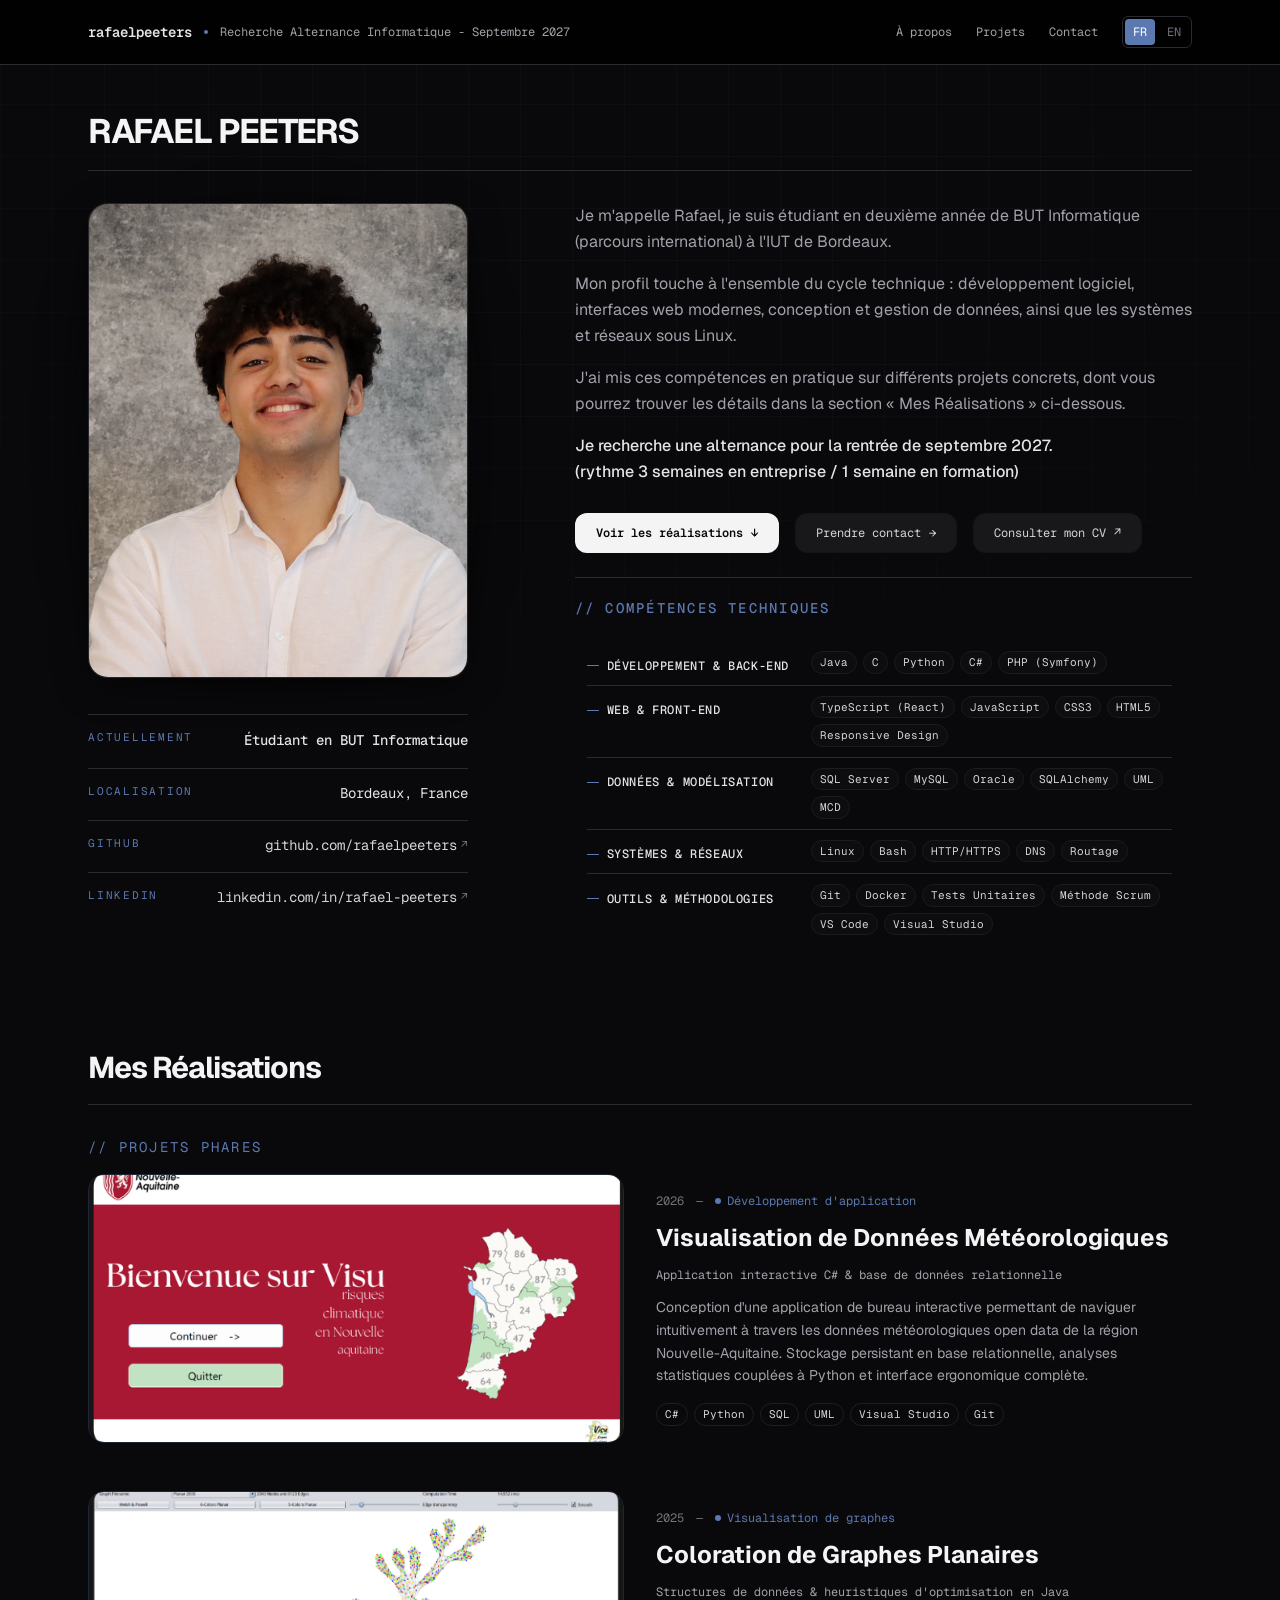
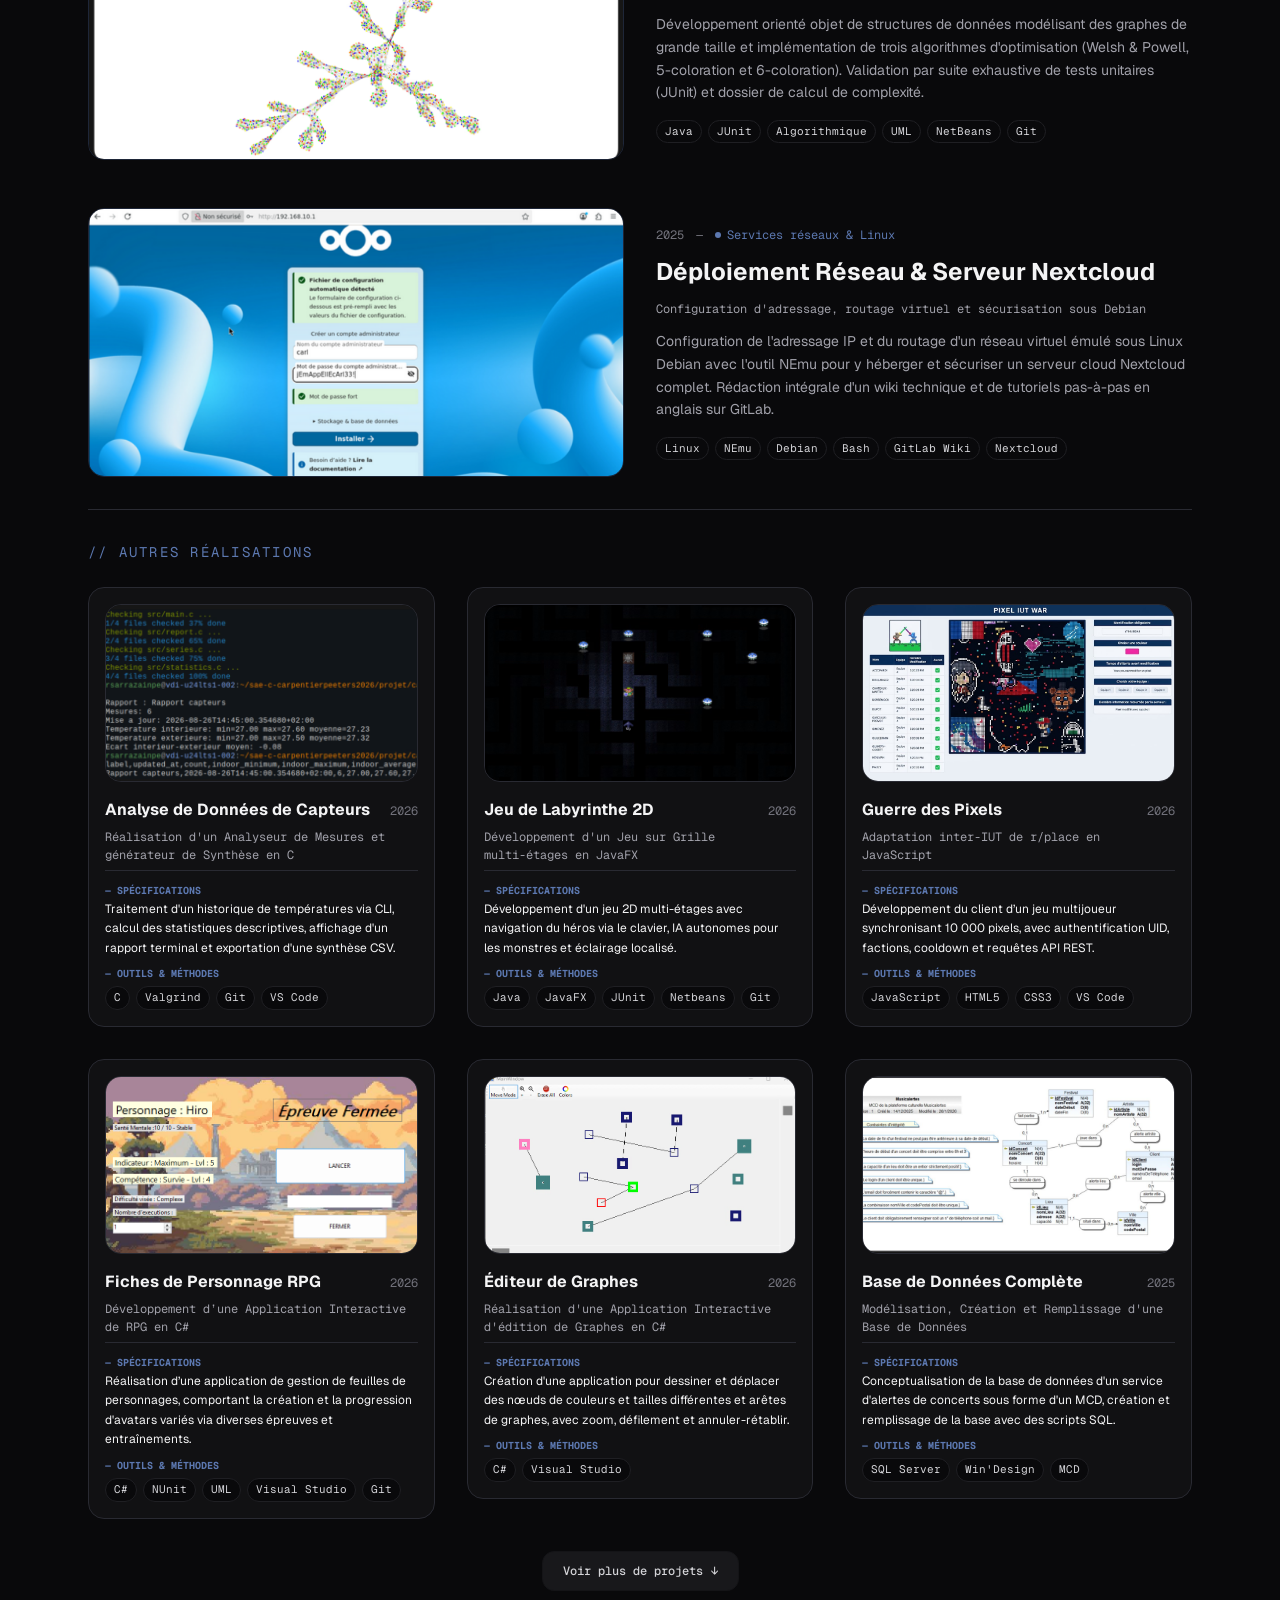
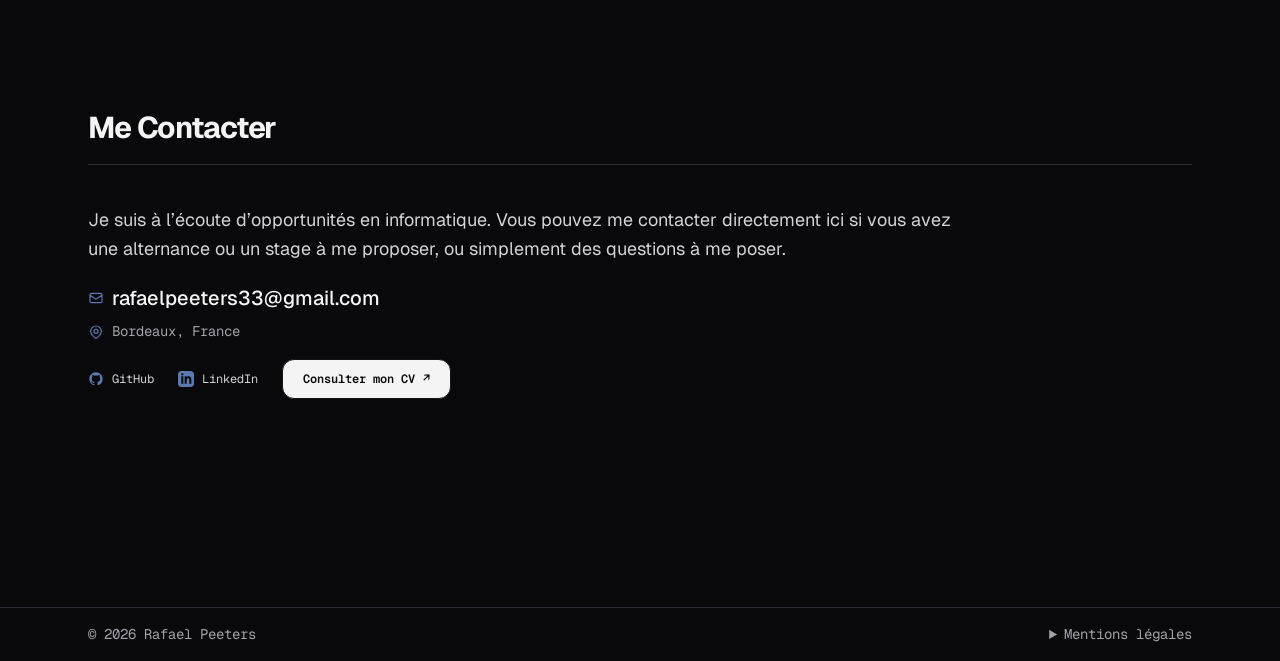
<file: index.html>
<!DOCTYPE html>
<html lang="fr" class="smooth-scroll">
  <head>
    <!-- METADONNEES ET RESSOURCES -->
    <meta charset="UTF-8" />
    <meta name="viewport" content="width=device-width, initial-scale=1.0" />
    <title>Rafael Peeters — Portfolio</title>
    <meta name="description" content="Portfolio d'ingénierie logicielle et systèmes." />

    <link rel="preconnect" href="https://fonts.googleapis.com">
    <link rel="preconnect" href="https://fonts.gstatic.com" crossorigin>
    <link href="https://fonts.googleapis.com/css2?family=Geist+Mono:wght@400;500;600&family=Geist:wght@400;500;600;700&display=swap" rel="stylesheet">

    <link rel="stylesheet" href="styles.css" />
  </head>

  <body class="portfolio-body">

    <!-- FOND -->
    <div class="grid-overlay"></div>

    <!-- EN-TETE / NAVIGATION PRINCIPALE -->
    <header class="site-header">
      <div class="site-header-inner">
        <div class="brand-lockup">
          <a href="#about" class="brand-name">
            rafaelpeeters
          </a>
          <span class="brand-indicator"></span>
          <span class="internship-notice" data-en="Computer Science Internship Search - September 2027">Recherche Alternance Informatique - Septembre 2027</span>
        </div>

        <nav class="site-navigation">
          <a href="#about" class="site-navigation-link" data-en="About">À propos</a>
          <a href="#projects" class="site-navigation-link" data-en="Projects">Projets</a>
          <a href="#contact" class="site-navigation-link" data-en="Contact">Contact</a>
          <div class="language-switcher" role="group" aria-label="Language">
            <button id="language-fr" type="button" lang="fr" aria-label="Français" aria-pressed="true" class="interactive-button language-button language-option language-option-active">FR</button>
            <button id="language-en" type="button" lang="en" aria-label="English" aria-pressed="false" class="interactive-button language-button language-option">EN</button>
          </div>
        </nav>
      </div>
    </header>

    <!-- NAVIGATION DES SECTIONS -->
    <nav id="section-index" class="section-index" aria-label="Navigation des sections">
      <div class="section-index-nav">
        <span class="section-index-progress" aria-hidden="true"></span>
        <a href="#about" aria-current="location">
          <span class="section-index-marker" aria-hidden="true"></span>
          <span class="section-index-label" data-en="About">À propos</span>
        </a>
        <a href="#projects">
          <span class="section-index-marker" aria-hidden="true"></span>
          <span class="section-index-label" data-en="Projects">Projets</span>
        </a>
        <a href="#contact">
          <span class="section-index-marker" aria-hidden="true"></span>
          <span class="section-index-label" data-en="Contact">Contact</span>
        </a>
      </div>
    </nav>

    <main class="page-enter page-layout">

      <!-- A PROPOS / PROFIL -->
      <section id="about" class="anchored-section">
        <h1 class="reveal-on-scroll editorial-headline about-title">
          Rafael Peeters
        </h1>
        <div class="reveal-on-scroll section-divider"></div>
        <div class="about-layout">

          <div class="about-profile">
            <div class="reveal-on-scroll portrait-glow-wrapper about-portrait">
              <div class="portrait-card about-portrait-card">
                <img
                  src="images/rafael.png"
                  alt="Rafael Peeters"
                  class="about-portrait-image"
                />
              </div>
            </div>

            <!-- INFORMATIONS DU PROFIL ET LIENS -->
            <div class="profile-facts">
              <div class="reveal-on-scroll profile-fact">
                <span class="meta-label profile-fact-label" data-en="Currently">Actuellement</span>
                <span class="profile-fact-value profile-fact-value-wide">
                  <span data-en="Computer Science student">Étudiant en BUT Informatique</span>
                </span>
              </div>

              <div class="reveal-on-scroll profile-fact">
                <span class="meta-label profile-fact-label" data-en="Location">Localisation</span>
                <span class="profile-fact-value">Bordeaux, France</span>
              </div>

              <div class="reveal-on-scroll profile-fact">
                <span class="meta-label profile-fact-label">Github</span>
                <a
                  href="https://github.com/rafaelpeeters"
                  target="_blank"
                  rel="noopener noreferrer"
                  class="profile-link project-hover-group"
                >
                  <span>github.com/rafaelpeeters</span>
                  <span class="profile-link-icon">↗</span>
                </a>
              </div>

              <div class="reveal-on-scroll profile-fact">
                <span class="meta-label profile-fact-label">LinkedIn</span>
                <a
                  href="https://linkedin.com/in/rafael-peeters"
                  target="_blank"
                  rel="noopener noreferrer"
                  class="profile-link project-hover-group"
                >
                  <span>linkedin.com/in/rafael-peeters</span>
                  <span class="profile-link-icon">↗</span>
                </a>
              </div>
            </div>
          </div>

          <!-- TEXTE DE PRESENTATION -->
          <div class="about-copy">
            <div class="about-biography">
              <p class="reveal-on-scroll">
                <span data-en="My name is Rafael, and I am a second-year Computer Science student in the international program at IUT de Bordeaux.">Je m'appelle Rafael, je suis étudiant en deuxième année de BUT Informatique (parcours international) à l'IUT de Bordeaux.</span>
              </p>
              <p class="reveal-on-scroll">
                <span data-en="My experience spans the full technical lifecycle: software development, modern web interfaces, data design and management, as well as Linux systems and networks.">Mon profil touche à l'ensemble du cycle technique : développement logiciel, interfaces web modernes, conception et gestion de données, ainsi que les systèmes et réseaux sous Linux.</span>
              </p>
              <p class="reveal-on-scroll">
                <span data-en="I have applied these skills to several hands-on projects, which you can explore in the Projects section below.">J'ai mis ces compétences en pratique sur différents projets concrets, dont vous pourrez trouver les détails dans la section « Mes Réalisations » ci-dessous.</span>
              </p>
              <p class="reveal-on-scroll about-goal">
                <span data-en="I am looking for a work-study position starting in September 2027.">Je recherche une alternance pour la rentrée de septembre 2027.</span><br />
                <span data-en="(3 weeks at the company / 1 week in training)">(rythme 3 semaines en entreprise / 1 semaine en formation)</span>
              </p>
            </div>

            <!-- ACTIONS PRINCIPALES -->
            <div class="about-actions">
              <a href="#projects" class="interactive-button reveal-on-scroll action-button action-button-primary">
                <span data-en="View projects">Voir les réalisations</span>
                <span>↓</span>
              </a>
              <a href="#contact" class="interactive-button reveal-on-scroll action-button action-button-secondary">
                <span data-en="Get in touch">Prendre contact</span>
                <span>→</span>
              </a>
              <a href="images/cv.pdf" target="_blank" rel="noopener noreferrer" class="interactive-button reveal-on-scroll action-button action-button-secondary">
                <span data-en="View my CV">Consulter mon CV</span>
                <span>↗</span>
              </a>
            </div>

            <!-- COMPETENCES -->
            <div class="skills-section">
              <div class="reveal-on-scroll meta-label section-kicker skills-heading" data-en="// TECHNICAL SKILLS">// COMPÉTENCES TECHNIQUES</div>

              <!-- DEVELOPPEMENT & BACK-END -->
              <div class="skills-list">
                <div class="reveal-on-scroll skill-row">
                  <span class="skill-category">
                    <span class="skill-category-rule" aria-hidden="true"></span>
                    <span data-en="Development & Back-end">Développement & Back-end</span>
                  </span>
                  <div class="skill-tags">
                    <span class="tech-tag skill-tag tech-tag-compact">Java</span>
                    <span class="tech-tag skill-tag tech-tag-compact">C</span>
                    <span class="tech-tag skill-tag tech-tag-compact">Python</span>
                    <span class="tech-tag skill-tag tech-tag-compact">C#</span>
                    <span class="tech-tag skill-tag tech-tag-compact">PHP (Symfony)</span>
                  </div>
                </div>

                <!-- WEB & FRONT-END -->
                <div class="reveal-on-scroll skill-row">
                  <span class="skill-category">
                    <span class="skill-category-rule" aria-hidden="true"></span>
                    <span data-en="Web & Front-end">Web & Front-end</span>
                  </span>
                  <div class="skill-tags">
                    <span class="tech-tag skill-tag tech-tag-compact">TypeScript (React)</span>
                    <span class="tech-tag skill-tag tech-tag-compact">JavaScript</span>
                    <span class="tech-tag skill-tag tech-tag-compact">CSS3</span>
                    <span class="tech-tag skill-tag tech-tag-compact">HTML5</span>
                    <span class="tech-tag skill-tag tech-tag-compact">Responsive Design</span>
                  </div>
                </div>

                <!-- DONNÉES & MODÉLISATION -->
                <div class="reveal-on-scroll skill-row">
                  <span class="skill-category">
                    <span class="skill-category-rule" aria-hidden="true"></span>
                    <span data-en="Data & Modeling">Données & Modélisation</span>
                  </span>
                  <div class="skill-tags">
                    <span class="tech-tag skill-tag tech-tag-compact">SQL Server</span>
                    <span class="tech-tag skill-tag tech-tag-compact">MySQL</span>
                    <span class="tech-tag skill-tag tech-tag-compact">Oracle</span>
                    <span class="tech-tag skill-tag tech-tag-compact">SQLAlchemy</span>
                    <span class="tech-tag skill-tag tech-tag-compact">UML</span>
                    <span class="tech-tag skill-tag tech-tag-compact">MCD</span>
                  </div>
                </div>

                <!-- SYSTÈMES & RÉSEAUX -->
                <div class="reveal-on-scroll skill-row">
                  <span class="skill-category">
                    <span class="skill-category-rule" aria-hidden="true"></span>
                    <span data-en="Systems & Networks">Systèmes & Réseaux</span>
                  </span>
                  <div class="skill-tags">
                    <span class="tech-tag skill-tag tech-tag-compact">Linux</span>
                    <span class="tech-tag skill-tag tech-tag-compact">Bash</span>
                    <span class="tech-tag skill-tag tech-tag-compact">HTTP/HTTPS</span>
                    <span class="tech-tag skill-tag tech-tag-compact">DNS</span>
                    <span class="tech-tag skill-tag tech-tag-compact">Routage</span>
                  </div>
                </div>

                <!-- OUTILS & MÉTHODOLOGIES -->
                <div class="reveal-on-scroll skill-row">
                  <span class="skill-category">
                    <span class="skill-category-rule" aria-hidden="true"></span>
                    <span data-en="Tools & Methods">Outils & Méthodologies</span>
                  </span>
                  <div class="skill-tags">
                    <span class="tech-tag skill-tag tech-tag-compact">Git</span>
                    <span class="tech-tag skill-tag tech-tag-compact">Docker</span>
                    <span class="tech-tag skill-tag tech-tag-compact" data-en="Unit Testing">Tests Unitaires</span>
                    <span class="tech-tag skill-tag tech-tag-compact" data-en="Scrum Methodology">Méthode Scrum</span>
                    <span class="tech-tag skill-tag tech-tag-compact">VS Code</span>
                    <span class="tech-tag skill-tag tech-tag-compact">Visual Studio</span>
                  </div>
                </div>
              </div>
            </div>

          </div>

        </div>
      </section>

      <!-- PROJETS -->
      <section id="projects" class="projects-section">

        <div class="reveal-on-scroll projects-section-heading">
          <div>
            <h2 class="editorial-headline projects-section-title" data-en="Projects">
              Mes Réalisations
            </h2>
          </div>
        </div>

        <div class="projects-content">
          <!-- PROJETS PHARES -->
          <div class="featured-projects">
            <div class="reveal-on-scroll meta-label section-kicker" data-en="// FEATURED PROJECTS">// Projets phares</div>

            <!-- VISUALISATION DONNEES METEO -->
            <article data-project-id="meteo" class="reveal-on-scroll featured-project project-hover-group">
              <div class="featured-project-media bento-card">
                <img src="images/projet-meteo.png" alt="Capture de l'application de visualisation des données météorologiques" data-alt-en="Screenshot of the weather data visualization application" class="project-image project-image-featured" loading="lazy" />
              </div>

              <div class="featured-project-content">
                <div class="project-meta">
                  <span>2026</span>
                  <span>—</span>
                  <span class="project-category">
                    <span class="project-category-dot"></span>
                    <span data-en="Application development">Développement d'application</span>
                  </span>
                </div>

                <h3 class="project-title featured-project-title" data-en="Weather Data Visualization">Visualisation de Données Météorologiques</h3>
                <p class="project-subtitle" data-en="Interactive C# application & relational database">Application interactive C# & base de données relationnelle</p>

                <p class="project-description">
                  <span data-en="Design of an interactive desktop application for intuitive browsing of open weather data from the Nouvelle-Aquitaine region. Persistent relational database storage, statistical analysis with Python, and a complete user-friendly interface.">Conception d'une application de bureau interactive permettant de naviguer intuitivement à travers les données météorologiques open data de la région Nouvelle-Aquitaine. Stockage persistant en base relationnelle, analyses statistiques couplées à Python et interface ergonomique complète.</span>
                </p>

                <div class="project-tags">
                  <span class="tech-tag tech-tag-compact">C#</span>
                  <span class="tech-tag tech-tag-compact">Python</span>
                  <span class="tech-tag tech-tag-compact">SQL</span>
                  <span class="tech-tag tech-tag-compact">UML</span>
                  <span class="tech-tag tech-tag-compact">Visual Studio</span>
                  <span class="tech-tag tech-tag-compact">Git</span>
                </div>
              </div>
            </article>
          </div>

          <!-- COLORATION DE GRAPHES -->
          <article data-project-id="graphes" class="reveal-on-scroll featured-project project-hover-group">
            <div class="featured-project-media bento-card">
              <img src="images/projet-graphes.png" alt="Capture du projet de coloration de graphes planaires" data-alt-en="Screenshot of the planar graph coloring project" class="project-image project-image-featured" loading="lazy" />
            </div>

            <div class="featured-project-content">
              <div class="project-meta">
                <span>2025</span>
                <span>—</span>
                <span class="project-category">
                  <span class="project-category-dot"></span>
                  <span data-en="Graph visualization">Visualisation de graphes</span>
                </span>
              </div>

              <h3 class="project-title featured-project-title" data-en="Planar Graph Coloring">Coloration de Graphes Planaires</h3>
              <p class="project-subtitle" data-en="Data structures & optimization heuristics in Java">Structures de données & heuristiques d'optimisation en Java</p>

              <p class="project-description">
                <span data-en="Object-oriented development of data structures for large graphs and implementation of three optimization algorithms (Welsh–Powell, 5-coloring, and 6-coloring). Validated with a comprehensive JUnit test suite and complexity analysis.">Développement orienté objet de structures de données modélisant des graphes de grande taille et implémentation de trois algorithmes d'optimisation (Welsh & Powell, 5-coloration et 6-coloration). Validation par suite exhaustive de tests unitaires (JUnit) et dossier de calcul de complexité.</span>
              </p>

              <div class="project-tags">
                <span class="tech-tag tech-tag-compact">Java</span>
                <span class="tech-tag tech-tag-compact">JUnit</span>
                <span class="tech-tag tech-tag-compact">Algorithmique</span>
                <span class="tech-tag tech-tag-compact">UML</span>
                <span class="tech-tag tech-tag-compact">NetBeans</span>
                <span class="tech-tag tech-tag-compact">Git</span>
              </div>
            </div>
          </article>

          <!-- SERVEUR NEXTCLOUD -->
          <article data-project-id="nextcloud" class="reveal-on-scroll featured-project project-hover-group">
            <div class="featured-project-media bento-card">
              <img src="images/projet-nextcloud.png" alt="Capture de l'installation réseau et du serveur Nextcloud" data-alt-en="Screenshot of the network and Nextcloud server setup" class="project-image project-image-featured" loading="lazy" />
            </div>

            <div class="featured-project-content">
              <div class="project-meta">
                <span>2025</span>
                <span>—</span>
                <span class="project-category">
                  <span class="project-category-dot"></span>
                  <span data-en="Network services & Linux">Services réseaux & Linux</span>
                </span>
              </div>

              <h3 class="project-title featured-project-title" data-en="Network Deployment & Nextcloud Server">Déploiement Réseau & Serveur Nextcloud</h3>
              <p class="project-subtitle" data-en="Addressing, virtual routing, and security configuration on Debian">Configuration d'adressage, routage virtuel et sécurisation sous Debian</p>

              <p class="project-description">
                <span data-en="Configured IP addressing and routing for a virtual network emulated with NEmu on Debian Linux, hosting and securing a complete Nextcloud server. Wrote a full technical wiki and step-by-step tutorials in English on GitLab.">Configuration de l'adressage IP et du routage d'un réseau virtuel émulé sous Linux Debian avec l'outil NEmu pour y héberger et sécuriser un serveur cloud Nextcloud complet. Rédaction intégrale d'un wiki technique et de tutoriels pas-à-pas en anglais sur GitLab.</span>
              </p>

              <div class="project-tags">
                <span class="tech-tag tech-tag-compact">Linux</span>
                <span class="tech-tag tech-tag-compact">NEmu</span>
                <span class="tech-tag tech-tag-compact">Debian</span>
                <span class="tech-tag tech-tag-compact">Bash</span>
                <span class="tech-tag tech-tag-compact">GitLab Wiki</span>
                <span class="tech-tag tech-tag-compact">Nextcloud</span>
              </div>
            </div>
          </article>

        </div>

        <!-- AUTRES PROJETS -->
        <div class="other-projects">
          <div class="other-projects-header">
            <div class="reveal-on-scroll meta-label section-kicker" data-en="// OTHER PROJECTS">// AUTRES RÉALISATIONS</div>
          </div>

          <!-- GRILLE DES PROJETS -->
          <div id="projects-grid" class="projects-grid">

            <article data-project-id="capteurs" class="reveal-on-scroll project-card project-hover-group">
              <div class="project-card-media bento-card">
                <img src="images/projet-capteurs.png" alt="Capture du projet d’analyse de données de capteurs" data-alt-en="Screenshot of the sensor data analysis project" class="project-image project-image-card" loading="lazy" />
              </div>
              <div class="project-card-content">
                <div class="project-card-heading">
                  <h3 class="project-title project-card-title" data-en="Sensor Data Analysis">Analyse de Données de Capteurs</h3>
                  <span class="project-year">2026</span>
                </div>
                <p class="project-subtitle" data-en="Development of a C sensor analyzer and summary generator">Réalisation d'un Analyseur de Mesures et générateur de Synthèse en C</p>
                <div class="project-details">
                  <div>
                    <h4 class="project-detail-label" data-en="— SPECIFICATIONS">— SPÉCIFICATIONS</h4>
                    <p data-en="Process a temperature history via a CLI, calculate descriptive statistics, display a terminal report, and export a CSV summary.">Traitement d'un historique de températures via CLI, calcul des statistiques descriptives, affichage d'un rapport terminal et exportation d'une synthèse CSV.</p>
                  </div>
                  <div>
                    <h4 class="project-detail-label" data-en="— TOOLS & METHODS">— OUTILS & MÉTHODES</h4>
                    <div class="project-tags">
                      <span class="tech-tag tech-tag-compact">C</span>
                      <span class="tech-tag tech-tag-compact">Valgrind</span>
                      <span class="tech-tag tech-tag-compact">Git</span>
                      <span class="tech-tag tech-tag-compact">VS Code</span>
                    </div>
                  </div>
                </div>
              </div>
            </article>

            <!-- LABYRINTHE -->
            <article data-project-id="labyrinthe" class="reveal-on-scroll project-card project-hover-group">
              <div class="project-card-media bento-card">
                <img src="images/projet-labyrinthe.png" alt="Capture du jeu de labyrinthe 2D multi-niveaux en Java" data-alt-en="Screenshot of the multi-level 2D Java maze game" class="project-image project-image-card" loading="lazy" />
              </div>
              <div class="project-card-content">
                <div class="project-card-heading">
                  <h3 class="project-title project-card-title" data-en="2D Maze Game">Jeu de Labyrinthe 2D</h3>
                  <span class="project-year">2026</span>
                </div>
                <p class="project-subtitle" data-en="Development of a multi-level grid-based game with JavaFX">Développement d'un Jeu sur Grille multi-étages en JavaFX </p>
                <div class="project-details">
                  <div>
                    <h4 class="project-detail-label" data-en="— SPECIFICATIONS">— SPÉCIFICATIONS</h4>
                    <p data-en="Develop a multi-level 2D game with keyboard-controlled hero movement, autonomous monster AI, and localized lighting.">Développement d'un jeu 2D multi-étages avec navigation du héros via le clavier, IA autonomes pour les monstres et éclairage localisé.</p>
                  </div>
                  <div>
                    <h4 class="project-detail-label" data-en="— TOOLS & METHODS">— OUTILS & MÉTHODES</h4>
                    <div class="project-tags">
                      <span class="tech-tag tech-tag-compact">Java</span>
                      <span class="tech-tag tech-tag-compact">JavaFX</span>
                      <span class="tech-tag tech-tag-compact">JUnit</span>
                      <span class="tech-tag tech-tag-compact">Netbeans</span>
                      <span class="tech-tag tech-tag-compact">Git</span>
                    </div>
                  </div>
                </div>
              </div>
            </article>

            <!-- PIXEL WAR -->
            <article data-project-id="pixelwar" class="reveal-on-scroll project-card project-hover-group">
              <div class="project-card-media bento-card">
                <img src="images/projet-pixelwar.jpeg" alt="Capture du projet Guerre des Pixels" data-alt-en="Screenshot of the Pixel War project" class="project-image project-image-card" loading="lazy" />
              </div>
              <div class="project-card-content">
                <div class="project-card-heading">
                  <h3 class="project-title project-card-title" data-en="Pixel War">Guerre des Pixels</h3>
                  <span class="project-year">2026</span>
                </div>
                <p class="project-subtitle" data-en="Inter-IUT adaptation of r/place in JavaScript">Adaptation inter-IUT de r/place en JavaScript</p>
                <div class="project-details">
                  <div>
                    <h4 class="project-detail-label" data-en="— SPECIFICATIONS">— SPÉCIFICATIONS</h4>
                    <p data-en="Develop the client for a multiplayer game synchronizing 10,000 pixels, with UID authentication, factions, cooldowns, and REST API requests.">Développement du client d’un jeu multijoueur synchronisant 10 000 pixels, avec authentification UID, factions, cooldown et requêtes API REST.</p>
                  </div>
                  <div>
                    <h4 class="project-detail-label" data-en="— TOOLS & METHODS">— OUTILS & MÉTHODES</h4>
                    <div class="project-tags">
                      <span class="tech-tag tech-tag-compact">JavaScript</span>
                      <span class="tech-tag tech-tag-compact">HTML5</span>
                      <span class="tech-tag tech-tag-compact">CSS3</span>
                      <span class="tech-tag tech-tag-compact">VS Code</span>
                    </div>
                  </div>
                </div>
              </div>
            </article>

            <!-- BUTOPIA -->
            <article data-project-id="butopia" class="reveal-on-scroll project-card project-hover-group">
              <div class="project-card-media bento-card">
                <img src="images/projet-butopia.png" alt="Capture du projet Les Mystères de Butopia" data-alt-en="Screenshot of The Mysteries of Butopia project" class="project-image project-image-card" loading="lazy" />
              </div>
              <div class="project-card-content">
                <div class="project-card-heading">
                  <h3 class="project-title project-card-title" data-en="RPG Character Sheets">Fiches de Personnage RPG</h3>
                  <span class="project-year">2026</span>
                </div>
                <p class="project-subtitle" data-en="Development of an interactive RPG application in C#">Développement d’une Application Interactive de RPG en C#</p>
                <div class="project-details">
                  <div>
                    <h4 class="project-detail-label" data-en="— SPECIFICATIONS">— SPÉCIFICATIONS</h4>
                    <p data-en="Develop an application for managing character sheets, including the creation and progression of diverse avatars through various challenges and training.">Réalisation d’une application de gestion de feuilles de personnages, comportant la création et la progression d'avatars variés via diverses épreuves et entraînements.</p>
                  </div>
                  <div>
                    <h4 class="project-detail-label" data-en="— TOOLS & METHODS">— OUTILS & MÉTHODES</h4>
                    <div class="project-tags">
                      <span class="tech-tag tech-tag-compact">C#</span>
                      <span class="tech-tag tech-tag-compact">NUnit</span>
                      <span class="tech-tag tech-tag-compact">UML</span>
                      <span class="tech-tag tech-tag-compact">Visual Studio</span>
                      <span class="tech-tag tech-tag-compact">Git</span>
                    </div>
                  </div>

                </div>
              </div>
            </article>
            
            <!-- EDITEUR GRAPHES -->
            <article data-project-id="graphdesigner" class="reveal-on-scroll project-card project-hover-group">
              <div class="project-card-media bento-card">
                <img src="images/projet-graphdesigner.png" alt="Capture de l’application d’édition de graphes" data-alt-en="Screenshot of the graph editing application" class="project-image project-image-card" loading="lazy" />
              </div>
              <div class="project-card-content">
                <div class="project-card-heading">
                  <h3 class="project-title project-card-title" data-en="Graph Editor">Éditeur de Graphes</h3>
                  <span class="project-year">2026</span>
                </div>
                <p class="project-subtitle" data-en="Development of an interactive graph editing application in C#">Réalisation d'une Application Interactive d'édition de Graphes en C#</p>
                <div class="project-details">
                  <div>
                    <h4 class="project-detail-label" data-en="— SPECIFICATIONS">— SPÉCIFICATIONS</h4>
                    <p data-en="Create an application for drawing and moving graph nodes of different colors and sizes, and edges, with zoom, scrolling, and undo/redo.">Création d'une application pour dessiner et déplacer des nœuds de couleurs et tailles différentes et arêtes de graphes, avec zoom, défilement et annuler-rétablir.</p>
                  </div>
                  <div>
                    <h4 class="project-detail-label" data-en="— TOOLS & METHODS">— OUTILS & MÉTHODES</h4>
                    <div class="project-tags">
                      <span class="tech-tag tech-tag-compact">C#</span>
                      <span class="tech-tag tech-tag-compact">Visual Studio</span>
                    </div>
                  </div>
                </div>
              </div>
            </article>

            <!-- BASE DE DONNÉES -->
            <article data-project-id="bd" class="reveal-on-scroll project-card project-hover-group">
              <div class="project-card-media bento-card">
                <img src="images/projet-bd.png" alt="Capture du projet de base de données Musicalertes" data-alt-en="Screenshot of the Musicalertes database project" class="project-image project-image-card" loading="lazy" />
              </div>
              <div class="project-card-content">
                <div class="project-card-heading">
                  <h3 class="project-title project-card-title" data-en="Complete Database">Base de Données Complète</h3>
                  <span class="project-year">2025</span>
                </div>

                <p class="project-subtitle" data-en="Database modeling, creation, and population">Modélisation, Création et Remplissage d'une Base de Données</p>
                <div class="project-details">
                  <div>
                    <h4 class="project-detail-label" data-en="— SPECIFICATIONS">— SPÉCIFICATIONS</h4>

                    <p data-en="Design the database for a concert alert service as an entity-relationship model (MCD), then create and populate it with SQL scripts.">Conceptualisation de la base de données d'un service d'alertes de concerts sous forme d'un MCD, création et remplissage de la base avec des scripts SQL.</p>
                  </div>
                  <div>
                    <h4 class="project-detail-label" data-en="— TOOLS & METHODS">— OUTILS & MÉTHODES</h4>
                    <div class="project-tags">
                      <span class="tech-tag tech-tag-compact">SQL Server</span>
                      <span class="tech-tag tech-tag-compact">Win'Design</span>
                      <span class="tech-tag tech-tag-compact">MCD</span>
                    </div>
                  </div>
                </div>
              </div>
            </article>

            <!-- SITE WEB -->
            <article data-project-id="web" hidden class="reveal-on-scroll project-card project-hover-group">
              <div class="project-card-media bento-card">
                <img src="images/projet-web.png" alt="Capture du site Retro-PC Dépannage" data-alt-en="Screenshot of the Retro-PC Repair website" class="project-image project-image-card" loading="lazy" />
              </div>
              <div class="project-card-content">
                <div class="project-card-heading">
                  <h3 class="project-title project-card-title" data-en="Refactored Website">Site Web Refactorisé</h3>
                  <span class="project-year">2025</span>
                </div>
                <p class="project-subtitle" data-en="Complete restructuring and redesign of an outdated website">Restructuration Intégrale et Refonte d'un Site Web obsolète</p>
                <div class="project-details">
                  <div>
                    <h4 class="project-detail-label" data-en="— SPECIFICATIONS">— SPÉCIFICATIONS</h4>
                    <p data-en="Restructure the code of an outdated website, replacing obsolete practices with modern standards, and completely redesign its interface.">Restructuration du code d'un ancien site web en remplaçant les pratiques obsolètes par des standards modernes et refonte complète de l'interface.</p>
                  </div>
                  <div>
                    <h4 class="project-detail-label" data-en="— TOOLS & METHODS">— OUTILS & MÉTHODES</h4>
                    <div class="project-tags">
                      <span class="tech-tag tech-tag-compact">HTML5</span>
                      <span class="tech-tag tech-tag-compact">CSS3</span>
                      <span class="tech-tag tech-tag-compact">VS Code</span>
                    </div>
                  </div>
                </div>
              </div>
            </article>

            <!-- BLOGUE -->
            <article data-project-id="blogue" hidden class="reveal-on-scroll project-card project-hover-group">
              <div class="project-card-media bento-card">
                <img src="images/projet-blogue.png" alt="Capture du projet d’éditeur de blogue" data-alt-en="Screenshot of the blog editor project" class="project-image project-image-card" loading="lazy" />
              </div>
              <div class="project-card-content">
                <div class="project-card-heading">
                  <h3 class="project-title project-card-title" data-en="Blog Editor">Moteur de Blogue Statique</h3>
                  <span class="project-year">2025</span>
                </div>
                <p class="project-subtitle" data-en="Development of a Bash Markdown page editor with HTML/PDF export">Réalisation d'un éditeur de pages Markdown avec export en HTML/PDF en Bash</p>
                <div class="project-details">
                  <div>
                    <h4 class="project-detail-label" data-en="— SPECIFICATIONS">— SPÉCIFICATIONS</h4>
                    <p data-en="Develop a Bash script to manage Markdown pages and compile a static website with a dynamic index, exported to HTML and PDF.">Développement d'un script Bash pour gérer des pages Markdown et compiler un site statique avec index dynamique exporté en HTML et PDF.</p>
                  </div>
                  <div>
                    <h4 class="project-detail-label" data-en="— TOOLS & METHODS">— OUTILS & MÉTHODES</h4>
                    <div class="project-tags">
                      <span class="tech-tag tech-tag-compact">Linux</span>
                      <span class="tech-tag tech-tag-compact">Bash</span>
                      <span class="tech-tag tech-tag-compact">Shell</span>
                    </div>
                  </div>
                </div>
              </div>
            </article>

            <!-- BIOSPHERE -->
            <article data-project-id="biosphere" hidden class="reveal-on-scroll project-card project-hover-group">
              <div class="project-card-media bento-card">
                <img src="images/projet-biosphere.png" alt="Capture du projet de jeu de plateau et d’intelligence artificielle" data-alt-en="Screenshot of the board game and AI project" class="project-image project-image-card" loading="lazy" />
              </div>
              <div class="project-card-content">
                <div class="project-card-heading">
                  <h3 class="project-title project-card-title" data-en="Turn-Based Board Game">Jeu de Plateau Tour par Tour</h3>
                  <span class="project-year"> 2025</span>
                </div>
                <p class="project-subtitle" data-en="Development of a board game and AI agents that can play it in Java">Développement d'un Jeu de Plateau et d’IA’s pouvant y jouer en Java</p>
                <div class="project-details">
                  <div>
                    <h4 class="project-detail-label" data-en="— SPECIFICATIONS">— SPÉCIFICATIONS</h4>

                    <p data-en="Implement the logic of a turn-based strategy game and design autonomous AI agents capable of playing it effectively.">Implémentation de la logique d'un jeu de stratégie tour par tour et conception d'Intelligences Artificielles autonomes capables d'y jouer de façon optimale.</p>
                  </div>
                  <div>
                    <h4 class="project-detail-label" data-en="— TOOLS & METHODS">— OUTILS & MÉTHODES</h4>
                    <div class="project-tags">
                      <span class="tech-tag tech-tag-compact">Java</span>
                      <span class="tech-tag tech-tag-compact">JUnit</span>
                      <span class="tech-tag tech-tag-compact">NetBeans</span>
                      <span class="tech-tag tech-tag-compact">Git</span>
                    </div>
                  </div>

                </div>
              </div>
            </article>

            <!-- VM CLOJURE -->
            <article data-project-id="vm" hidden class="reveal-on-scroll project-card project-hover-group">
              <div class="project-card-media bento-card">
                <img src="images/projet-vm.png" alt="Capture du projet de machine virtuelle Debian" data-alt-en="Screenshot of the Debian virtual machine project" class="project-image project-image-card" loading="lazy" />
              </div>
              <div class="project-card-content">
                <div class="project-card-heading">
                  <h3 class="project-title project-card-title" data-en="Debian Virtual Machine">Machine Virtuelle Debian</h3>
                  <span class="project-year">2025</span>
                </div>
                <p class="project-subtitle" data-en="Configuration and deployment of a Linux virtual machine">Configuration et déploiement d'une Machine Virtuelle Linux</p>
                <div class="project-details">
                  <div>
                    <h4 class="project-detail-label" data-en="— SPECIFICATIONS">— SPÉCIFICATIONS</h4>

                    <p data-en="Design and configure a lightweight (under 8 GB), secure, and reproducible Linux virtual machine for team-based Clojure development in VS Code.">Conception et configuration d'une machine virtuelle Linux légère (< 8go), sécurisée et reproductible, dédiée au développement Clojure en équipe sur VS Code.</p>
                  </div>
                  <div>
                    <h4 class="project-detail-label" data-en="— TOOLS & METHODS">— OUTILS & MÉTHODES</h4>
                    <div class="project-tags">
                      <span class="tech-tag tech-tag-compact">Linux</span>
                      <span class="tech-tag tech-tag-compact">Debian</span>
                      <span class="tech-tag tech-tag-compact">XFCE</span>
                      <span class="tech-tag tech-tag-compact">Bash</span>
                      <span class="tech-tag tech-tag-compact">VMware </span>
                    </div>
                  </div>

                </div>
              </div>
            </article>
            <!-- ODOMO -->
            <article data-project-id="odomo" hidden class="reveal-on-scroll project-card project-hover-group">
              <div class="project-card-media bento-card">
                <img src="images/projet-odomo.png" alt="Capture du projet de station domotique" data-alt-en="Screenshot of the smart home station project" class="project-image project-image-card" loading="lazy" />
              </div>
              <div class="project-card-content">
                <div class="project-card-heading">
                  <h3 class="project-title project-card-title" data-en="Home Automation Station Simulation">Simulation de Station Domotique</h3>
                  <span class="project-year">2025</span>
                </div>
                <p class="project-subtitle" data-en="Implementation of a Java home automation weather station">Implémentation d'une Station Météo Domotique en Java</p>
                <div class="project-details">
                  <div>
                    <h4 class="project-detail-label" data-en="— SPECIFICATIONS">— SPÉCIFICATIONS</h4>

                    <p data-en="Build the logic for a home automation station that tracks temperature and weather history and controls heating, based on an existing codebase.">Construction de la logique d'une centrale domotique comprenant un historique des témpératures, de la météo et un chauffage, à partir d'une base de code existante. </p>
                  </div>
                  <div>
                    <h4 class="project-detail-label" data-en="— TOOLS & METHODS">— OUTILS & MÉTHODES</h4>
                    <div class="project-tags">
                      <span class="tech-tag tech-tag-compact">Java</span>
                      <span class="tech-tag tech-tag-compact">JUnit</span>
                      <span class="tech-tag tech-tag-compact">NetBeans</span>
                      <span class="tech-tag tech-tag-compact">Git</span>
                    </div>
                  </div>

                </div>
              </div>
            </article>

          </div>
          <div id="show-more-projects-container" class="project-more-container">
            <button id="show-more-projects" type="button" aria-expanded="false" class="interactive-button project-more-button">
              <span id="show-more-projects-label" data-en="Show more projects">Voir plus de projets</span>
              <span id="show-less-projects-label" data-en="Show fewer projects" hidden>Voir moins de projets</span>
              <span id="show-projects-icon" aria-hidden="true">↓</span>
            </button>
          </div>

        </div>

      </section>

      <!-- CONTACT -->
      <section id="contact" class="contact-section">
        <div class="reveal-on-scroll section-divider">
          <h2 class="editorial-headline section-title">
            <span data-en="Get in touch">Me Contacter</span>
          </h2>
        </div>

        <div class="reveal-on-scroll contact-content">
          <p class="contact-intro" data-en="I am open to opportunities in computer science and new challenges. Feel free to contact me here if you have an internship or work placement to offer, or simply have any questions.">
            Je suis à l’écoute d’opportunités en informatique. Vous pouvez me contacter directement ici si vous avez une alternance ou un stage à me proposer, ou simplement des questions à me poser.
          </p>

          <!-- EMAIL ET LOCALISATION -->
          <div class="contact-email-container">
            <p class="contact-email">
              <svg class="contact-icon" fill="none" stroke="currentColor" viewBox="0 0 24 24" aria-hidden="true">
                <path stroke-linecap="round" stroke-linejoin="round" stroke-width="1.8" d="M3 8l7.89 5.26a2 2 0 002.22 0L21 8M5 19h14a2 2 0 002-2V7a2 2 0 00-2-2H5a2 2 0 00-2 2v10a2 2 0 002 2z"/>
              </svg>
              <span>rafaelpeeters33@gmail.com</span>
            </p>
          </div>

          <p class="contact-location">
            <svg class="contact-icon" fill="none" stroke="currentColor" viewBox="0 0 24 24" aria-hidden="true">
              <path stroke-linecap="round" stroke-linejoin="round" stroke-width="1.8" d="M17.657 16.657L13.414 20.9a1.998 1.998 0 01-2.827 0l-4.244-4.243a8 8 0 1111.314 0z"/>
              <path stroke-linecap="round" stroke-linejoin="round" stroke-width="1.8" d="M15 11a3 3 0 11-6 0 3 3 0 016 0z"/>
            </svg>
            Bordeaux, France
          </p>

          <!-- LIENS EXTERNES ET CV -->
          <nav id="contact-links" class="contact-links" aria-label="Liens de contact">
            <a href="https://github.com/rafaelpeeters" target="_blank" rel="noopener noreferrer" class="contact-link">
              <svg class="contact-link-icon" fill="currentColor" viewBox="0 0 24 24" aria-hidden="true">
                <path fill-rule="evenodd" clip-rule="evenodd" d="M12 2C6.477 2 2 6.484 2 12.017c0 4.425 2.865 8.18 6.839 9.504.5.092.682-.217.682-.483 0-.237-.008-.868-.013-1.703-2.782.605-3.369-1.343-3.369-1.343-.454-1.158-1.11-1.466-1.11-1.466-.908-.62.069-.608.069-.608 1.003.07 1.53 1.032 1.53 1.032.892 1.53 2.341 1.088 2.91.832.092-.647.35-1.088.636-1.338-2.22-.253-4.555-1.113-4.555-4.951 0-1.093.39-1.988 1.029-2.688-.103-.253-.446-1.272.098-2.65 0 0 .84-.27 2.75 1.026A9.564 9.564 0 0112 6.844c.85.004 1.705.115 2.504.337 1.909-1.296 2.747-1.027 2.747-1.027.546 1.379.202 2.398.1 2.651.64.7 1.028 1.595 1.028 2.688 0 3.848-2.339 4.695-4.566 4.943.359.309.678.92.678 1.855 0 1.338-.012 2.419-.012 2.747 0 .268.18.58.688.482A10.019 10.019 0 0022 12.017C22 6.484 17.522 2 12 2z"/>
              </svg>
              GitHub
            </a>
            <a href="https://linkedin.com/in/rafael-peeters" target="_blank" rel="noopener noreferrer" class="contact-link">
              <svg class="contact-link-icon" fill="currentColor" viewBox="0 0 24 24" aria-hidden="true">
                <path d="M19 0h-14c-2.761 0-5 2.239-5 5v14c0 2.761 2.239 5 5 5h14c2.762 0 5-2.239 5-5v-14c0-2.761-2.238-5-5-5zm-11 19h-3v-11h3v11zm-1.5-12.268c-.966 0-1.75-.79-1.75-1.764s.784-1.764 1.75-1.764 1.75.79 1.75 1.764-.783 1.764-1.75 1.764zm13.5 12.268h-3v-5.604c0-3.368-4-3.113-4 0v5.604h-3v-11h3v1.765c1.396-2.586 7-2.777 7 2.476v6.759z"/>
              </svg>
              LinkedIn
            </a>
            <a href="images/cv.pdf" target="_blank" rel="noopener noreferrer" class="interactive-button cv-button">
              <span data-en="View my CV">Consulter mon CV</span>
              <span aria-hidden="true">↗</span>
            </a>
          </nav>
        </div>
      </section>

    </main>

    <!-- FOOTER -->
    <footer class="site-footer">
      <div class="site-footer-inner">
        <p>© 2026 Rafael Peeters</p>
        <details class="legal-notice">
          <summary class="legal-notice-toggle">Mentions légales</summary>
          <div class="legal-notice-content">
            <p>Site personnel, sans activité commerciale, édité par Rafael Peeters.</p>
            <p>Hébergement : GitHub Pages, par GitHub, Inc., 88 Colin P. Kelly Jr. St., San Francisco, CA 94107, États-Unis.</p>
          </div>
        </details>
      </div>
    </footer>

    <script src="script.js"></script>
  </body>
</html>
</file>
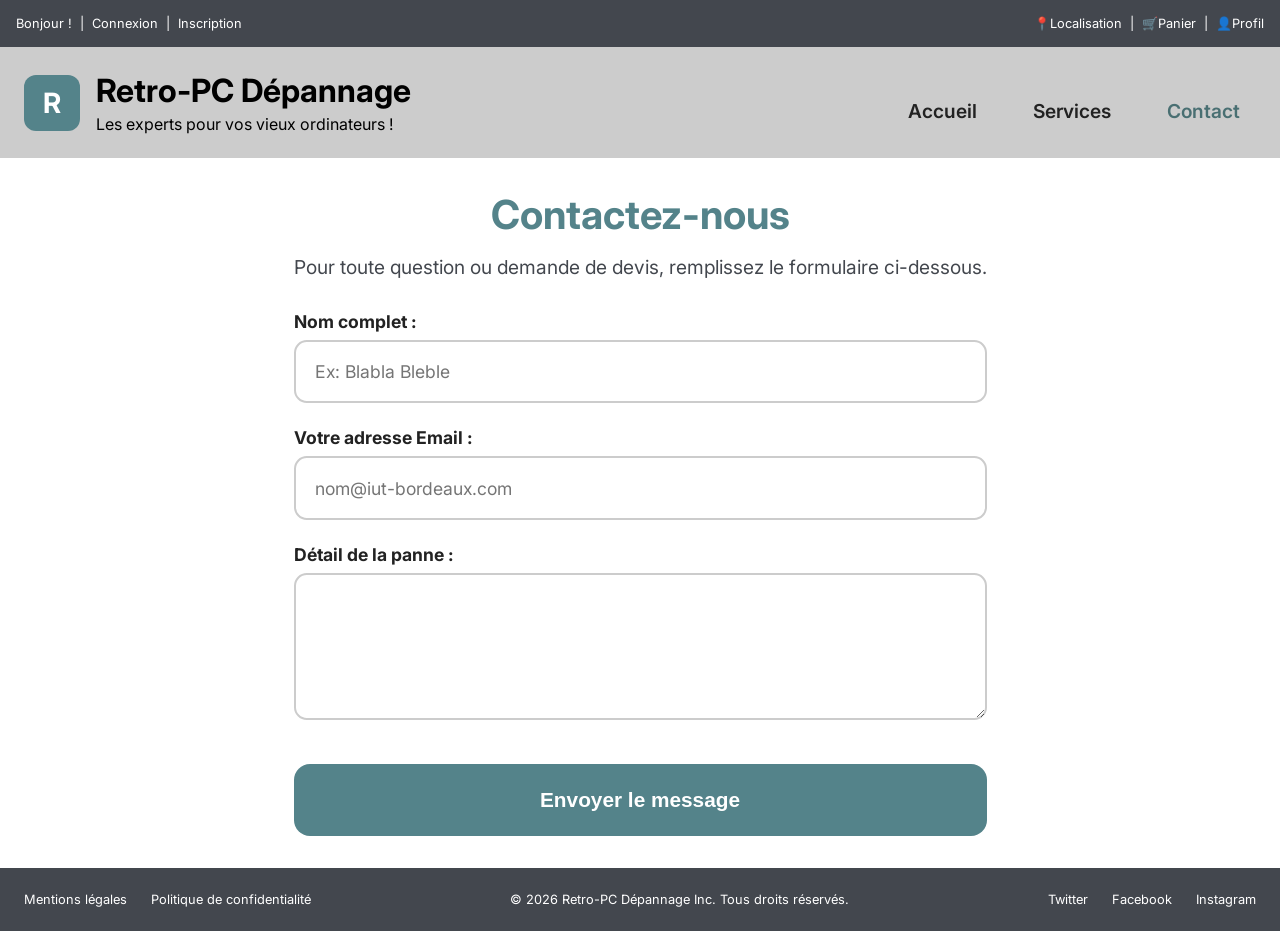
<file: projweb/contact.html>
<!DOCTYPE html>
<html lang="fr">

<head>
  <meta charset="UTF-8" />
  <meta name="viewport" content="width=device-width, initial-scale=1.0" />
  <title>Retro-PC Dépannage - Accueil</title>
  <link rel="stylesheet" href="https://fonts.googleapis.com/css2?family=Inter:wght@100..900&display=swap">
  <link rel="stylesheet" href="style_moderne.css" />
</head>

<body>
  <div class="barre-utilisateur">
    <ul class="barre-liste">
      <li><span>Bonjour !</span></li>
      <li><a href="#" id="lien-connexion">Connexion</a></li>
      <li><a href="#">Inscription</a></li>
    </ul>
    <ul class="barre-liste">
      <li><a href="#">📍Localisation</a></li>
      <li><a href="#">🛒Panier</a></li>
      <li><a href="#">👤Profil</a></li>
    </ul>
  </div>
  <header>
    <div class="entete-titre">
      <div class="logo">R</div>
      <div class="contenu-titre">
        <h1 class="animate-fade-in">Retro-PC Dépannage</h1>
        <h2 class="animate-fade-in">Les experts pour vos vieux ordinateurs !</h2>
      </div>
    </div>
    <nav>
      <ul class="menu-principal">
        <li><a href="index.html">Accueil</a></li>
        <li><a href="services.html">Services</a></li>
        <li><a href="contact.html" class="lien-actif">Contact</a></li>
      </ul>
    </nav>
  </header>
  <main class="contact-main">
    <section class="conteneur-contact">
      <h2 class="titre-contact">Contactez-nous</h2>
      <p class="description-contact">Pour toute question ou demande de devis, remplissez le formulaire ci-dessous.</p>

      <form action="#" method="post">
        <div class="groupe-champ">
          <label for="nom-client">Nom complet :</label>
          <input type="text" id="nom-client" name="nom" placeholder="Ex: Blabla Bleble" required>
        </div>

        <div class="groupe-champ">
          <label for="email-client">Votre adresse Email :</label>
          <input type="email" id="email-client" name="email" placeholder="nom@iut-bordeaux.com" required>
        </div>

        <div class="groupe-champ">
          <label for="message-client">Détail de la panne :</label>
          <textarea id="message-client" name="message" rows="5" required></textarea>
        </div>

        <button type="submit" class="bouton-envoi">Envoyer le message</button>
      </form>
    </section>
  </main>
  <footer>
    <ul class="liens">
      <li><a href="#">Mentions légales</a></li>
      <li><a href="#">Politique de confidentialité</a></li>
    </ul>
    <p>&copy; 2026 Retro-PC Dépannage Inc. Tous droits réservés.</p>
    <ul class="liens">
      <li><a href="#">Twitter</a></li>
      <li><a href="#">Facebook</a></li>
      <li><a href="#">Instagram</a></li>
    </ul>
  </footer>

</body>

</html>
</file>
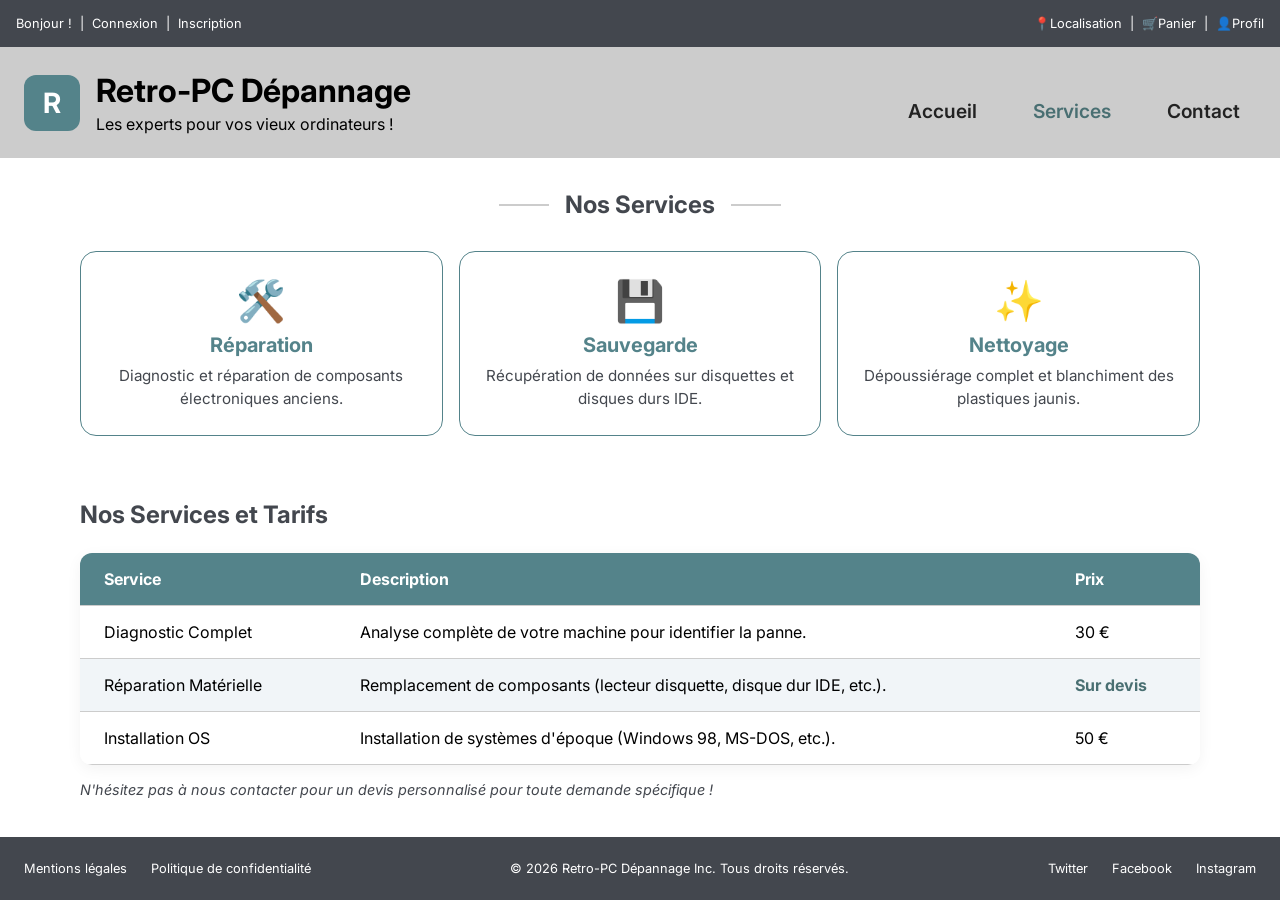
<file: projweb/services.html>
<!DOCTYPE html>
<html lang="fr">

<head>
    <meta charset="UTF-8" />
    <meta name="viewport" content="width=device-width, initial-scale=1.0" />
    <title>Retro-PC Dépannage - Accueil</title>
    <link rel="stylesheet" href="https://fonts.googleapis.com/css2?family=Inter:wght@100..900&display=swap">
    <link rel="stylesheet" href="style_moderne.css" />
</head>

<body>
    <div class="barre-utilisateur">
        <ul class="barre-liste">
            <li><span>Bonjour !</span></li>
            <li><a href="#" id="lien-connexion">Connexion</a></li>
            <li><a href="#">Inscription</a></li>
        </ul>
        <ul class="barre-liste">
            <li><a href="#">📍Localisation</a></li>
            <li><a href="#">🛒Panier</a></li>
            <li><a href="#">👤Profil</a></li>
        </ul>
    </div>
    <header>
        <div class="entete-titre">
            <div class="logo">R</div>
            <div class="contenu-titre">
                <h1 class="animate-fade-in">Retro-PC Dépannage</h1>
                <h2 class="animate-fade-in">Les experts pour vos vieux ordinateurs !</h2>
            </div>
        </div>
        <nav>
            <ul class="menu-principal">
                <li><a href="index.html">Accueil</a></li>
                <li><a href="services.html" class="lien-actif">Services</a></li>
                <li><a href="contact.html">Contact</a></li>
            </ul>
        </nav>
    </header>
    <main class="services-main">
        <section class="section-services">
            <h2 class="titre-services">Nos Services</h2>
            <div class="flex-services">
                <article class="carte-service">
                    <div class="icone-service">🛠️</div>
                    <h3>Réparation</h3>
                    <p>Diagnostic et réparation de composants électroniques anciens.</p>
                </article>
                <article class="carte-service">
                    <div class="icone-service">💾</div>
                    <h3>Sauvegarde</h3>
                    <p>Récupération de données sur disquettes et disques durs IDE.</p>
                </article>
                <article class="carte-service">
                    <div class="icone-service">✨</div>
                    <h3>Nettoyage</h3>
                    <p>Dépoussiérage complet et blanchiment des plastiques jaunis.</p>
                </article>
            </div>
        </section>

        <section class="section-tarifs">
            <h2 class="titre-tarifs">Nos Services et Tarifs</h2>

            <div class="tableau-container">
                <table class="tableau-moderne">
                    <thead>
                        <tr>
                            <th>Service</th>
                            <th>Description</th>
                            <th>Prix</th>
                        </tr>
                    </thead>
                    <tbody>
                        <tr>
                            <td>Diagnostic Complet</td>
                            <td>Analyse complète de votre machine pour identifier la panne.</td>
                            <td>30 €</td>
                        </tr>
                        <tr>
                            <td>Réparation Matérielle</td>
                            <td>Remplacement de composants (lecteur disquette, disque dur IDE, etc.).</td>
                            <td class="prix-devis">Sur devis</td>
                        </tr>
                        <tr>
                            <td>Installation OS</td>
                            <td>Installation de systèmes d'époque (Windows 98, MS-DOS, etc.).</td>
                            <td>50 €</td>
                        </tr>
                    </tbody>
                </table>
            </div>
            <p class="note-contact">N'hésitez pas à nous contacter pour un devis personnalisé pour toute demande
                spécifique !</p>
        </section>
    </main>
    <footer>
        <ul class="liens">
            <li><a href="#">Mentions légales</a></li>
            <li><a href="#">Politique de confidentialité</a></li>
        </ul>
        <p>&copy; 2026 Retro-PC Dépannage Inc. Tous droits réservés.</p>
        <ul class="liens">
            <li><a href="#">Twitter</a></li>
            <li><a href="#">Facebook</a></li>
            <li><a href="#">Instagram</a></li>
        </ul>
    </footer>
</body>

</html>
</file>
<file: styles.css>
/* DESIGN SYSTEM / VARIABLES */
:root {
  /* Couleurs */
  --color-canvas: #09090b;
  --color-surface: #121215;
  --color-surface-featured: #0c1017;
  --color-surface-project: #111113;
  --color-surface-raised: #18181b;
  --color-border-subtle: #1f1f23;
  --color-border: #292a32;
  --color-border-featured: #1e2638;
  --color-border-skill: #1b1b20;
  --color-border-hover: #3f3f46;
  --color-border-strong: #55555f;
  --color-text: #f4f4f5;
  --color-text-strong: #e4e4e7;
  --color-text-secondary: #d4d4d8;
  --color-text-muted: #a1a1aa;
  --color-text-subtle: #888891;
  --color-text-faint: #71717a;
  --color-accent: #5c78b0;
  --color-white: #fff;
  --color-black: #000;
  --color-language-hover: #27272a;
  --color-surface-skill: #0d0d10;
  --color-border-button: #141417;
  --color-overlay: rgba(0, 0, 0, 0.85);
  --color-selection: rgba(92, 120, 176, 0.3);
  --color-accent-glow: rgba(92, 120, 176, 0.16);
  --color-accent-shadow: rgba(92, 120, 176, 0.35);
  --color-button-shadow: rgba(92, 120, 176, 0.55);
  --color-gridline: rgba(255, 255, 255, 0.025);
  --color-card-outline: rgba(255, 255, 255, 0.08);
  --color-card-hover: rgba(255, 255, 255, 0.16);
  --color-dark-glow: rgba(9, 9, 11, 0.3);
  --color-dark-shadow: rgba(0, 0, 0, 0.8);

  /* Typographie */
  --font-body: 'Geist', sans-serif;
  --font-mono: 'Geist Mono', monospace;

  /* Espacements */
  --space-1: 0.25rem;
  --space-2: 0.5rem;
  --space-3: 0.75rem;
  --space-4: 1rem;
  --space-5: 1.25rem;
  --space-6: 1.5rem;
  --space-8: 2rem;
  --space-12: 3rem;
  --space-16: 4rem;
  --space-20: 5rem;
  --space-24: 6rem;

  /* Dimensions et formes */
  --container-width: 72rem;
  --content-width: 56rem;
  --profile-width: 23.75rem;
  --radius-small: 0.25rem;
  --radius-medium: 0.75rem;
  --radius-large: 1rem;
  --radius-card: 1.25rem;

  /* Animations */
  --transition-fast: 200ms ease;
  --transition-image: 350ms ease;
  --transition-reveal: opacity 650ms ease, transform 650ms cubic-bezier(0.2, 0.7, 0.2, 1);
}

/* BASE / REINITIALISATION */
*,
*::before,
*::after { box-sizing: border-box; }
html { line-height: 1.5; }
body,
h1,
h2,
h3,
h4,
p { margin: 0; }
a { color: inherit; text-decoration: inherit; }
button {
  border: 0; background-color: transparent; color: inherit; cursor: pointer; font: inherit;
  letter-spacing: inherit;
}
img,
svg { display: block; }
body {
  background-color: var(--color-canvas); color: var(--color-text); font-family: var(--font-body);
  overflow-x: hidden; -webkit-font-smoothing: antialiased;
}

/* FOND ET TYPOGRAPHIE */
.editorial-headline { letter-spacing: -0.038em; line-height: 1.1; font-weight: 700; }
.meta-label {
  font-family: var(--font-mono); font-size: 11px; letter-spacing: 0.16em; text-transform: uppercase;
  color: var(--color-text-subtle);
}
.section-kicker { color: var(--color-accent); font-size: 14px; }

/* NAVIGATION DES SECTIONS */
.language-button {
  transition: transform var(--transition-fast), background-color var(--transition-fast), color var(--transition-fast), filter var(--transition-fast);
}
.section-index { display: none; }
.section-index-nav { position: relative; display: block; height: clamp(360px, 72vh, 720px); }
.section-index-progress { position: absolute; inset-block: 0; left: 5px; width: 1px; pointer-events: none; }
.section-index-progress::before,
.section-index-progress::after { content: ""; position: absolute; inset: 0; }
.section-index-progress::before { background-color: var(--color-border); }
.section-index-progress::after {
  background-color: var(--color-accent); box-shadow: 0 0 10px var(--color-accent-glow);
  transform: scaleY(var(--section-progress, 0)); transform-origin: top;
  transition: transform 120ms linear;
}
.section-index-nav a {
  position: absolute; top: var(--section-position, 0%); left: 0; display: inline-flex;
  align-items: center; gap: var(--space-3); width: max-content; transform: translateY(-50%);
  color: var(--color-text-subtle); font-family: var(--font-mono); font-size: 14px;
  transition: color var(--transition-fast), font-size var(--transition-fast);
}
.section-index-nav a:nth-of-type(2) { top: 50%; }
.section-index-nav a:nth-of-type(3) { top: 100%; }
.section-index-nav a:hover,
.section-index-nav a:focus-visible { color: var(--color-text); }
.section-index-nav a.is-visited { color: var(--color-text-subtle); }
.section-index-nav a[aria-current="location"] { color: var(--color-text); font-size: 18px; font-weight: 600; }
.section-index-nav a:focus-visible { outline: 2px solid var(--color-accent); outline-offset: 5px; }
.section-index-marker {
  width: 11px; height: 11px; flex: 0 0 11px; border: 1px solid var(--color-border-strong);
  border-radius: 50%; background-color: var(--color-canvas);
  transition: border-color var(--transition-fast), background-color var(--transition-fast), box-shadow var(--transition-fast);
}
.section-index-nav a.is-visited .section-index-marker,
.section-index-nav a[aria-current="location"] .section-index-marker {
  border-color: var(--color-accent); background-color: var(--color-accent);
}
.section-index-nav a[aria-current="location"] .section-index-marker {
  box-shadow: 0 0 12px var(--color-accent-glow);
}

/* BOUTONS ET INTERACTIONS */
.interactive-button {
  transition: transform var(--transition-fast), filter var(--transition-fast), box-shadow var(--transition-fast);
}
.interactive-button:hover {
  filter: brightness(1.1); translate: 0 -2px; box-shadow: 0 6px 18px -10px var(--color-button-shadow);
}
#about .interactive-button {
  transition: translate var(--transition-fast), filter var(--transition-fast), box-shadow var(--transition-fast);
}
.interactive-button:active { translate: 0 0; }
.language-button[aria-pressed="true"]:hover { filter: brightness(1.15); transform: translateY(-1px); }
.language-button[aria-pressed="false"]:hover {
  background-color: var(--color-language-hover); color: var(--color-text); transform: translateY(-1px);
}

/* ANIMATIONS */
@media (prefers-reduced-motion: no-preference) {
  .page-enter .page-load-reveal {
    animation: content-appear 550ms cubic-bezier(0.2, 0.7, 0.2, 1) both;
    animation-delay: var(--reveal-delay, 0ms);
  }
  .page-enter .language-title-reveal {
    animation: content-appear 700ms cubic-bezier(0.2, 0.7, 0.2, 1) both;
    animation-delay: var(--title-reveal-delay, 0ms);
  }
  .reveal-on-scroll { transition: var(--transition-reveal); transition-delay: var(--reveal-delay, 0ms); }
  .motion-ready .reveal-on-scroll:not(.is-visible) { opacity: 0; transform: translateY(18px); }
}
@keyframes content-appear {
  from { opacity: 0; transform: translateY(14px); }
  to { opacity: 1; transform: translateY(0); }
}

/* COMPOSANTS / PORTRAIT ET BADGES */
.portrait-glow-wrapper { position: relative; }
.portrait-glow-wrapper::before {
  content: ""; position: absolute; inset: -14px; border-radius: 32px;
  background: radial-gradient(circle at 50% 50%, var(--color-accent-glow) 0%, var(--color-dark-glow) 60%, transparent 80%);
  filter: blur(20px); z-index: 0; pointer-events: none;
}
.portrait-card {
  position: relative; z-index: 1; border-radius: var(--radius-card);
  border: 1px solid var(--color-card-outline); overflow: hidden; background-color: var(--color-surface);
  box-shadow: 0 10px 40px -10px var(--color-dark-shadow);
}
.bento-card {
  background-color: var(--color-surface); border: 1px solid var(--color-border-subtle);
  border-radius: var(--radius-card);
  transition: border-color var(--transition-fast), transform 250ms ease, box-shadow 250ms ease;
}
.bento-card:hover { border-color: var(--color-card-hover); }
.project-hover-group:hover .bento-card {
  transform: translateY(-3px); box-shadow: 0 12px 30px -18px var(--color-accent-shadow);
}
.bento-card img { transition: transform var(--transition-image); }
.project-hover-group:hover .bento-card img { transform: scale(1.025); }

/* ACCESSIBILITE / MOUVEMENT REDUIT */
@media (prefers-reduced-motion: reduce) {
  *,
  *::before,
  *::after {
    scroll-behavior: auto !important; animation-duration: 0.01ms !important;
    animation-iteration-count: 1 !important; transition-duration: 0.01ms !important;
  }
}
.tech-tag {
  padding: 4px 10px; border-radius: var(--radius-medium); background-color: var(--color-canvas);
  border: 1px solid var(--color-border-subtle); font-size: 12px; color: var(--color-text-secondary);
  font-family: var(--font-mono);
}
.skill-tag { background-color: var(--color-surface-skill); border-color: var(--color-border-skill); }
.projects-section { scroll-margin-top: var(--space-24); }
.projects-section > * + * { margin-top: 2rem; }
.projects-section-heading,
.other-projects-header,
.project-card-heading { display: flex; justify-content: space-between; }
.projects-section-heading,
.other-projects-header { align-items: center; }
.project-card-heading { align-items: baseline; }
.projects-section-heading { padding-bottom: var(--space-5); border-bottom: 1px solid var(--color-border); }
.projects-section-title { color: var(--color-text); font-size: 1.5rem; }
.projects-content > * + * { margin-top: 3rem; }
.featured-projects > * + * { margin-top: var(--space-4); }
.featured-project {
  display: grid; grid-template-columns: minmax(0, 1fr); align-items: center; gap: var(--space-6);
}
.featured-project-media,
.project-card-media { overflow: hidden; border-radius: var(--radius-large); }
.featured-project-media {
  border-color: var(--color-border-featured); background-color: var(--color-surface-featured);
  transition: border-color var(--transition-fast);
}
.project-hover-group:hover .featured-project-media,
.project-hover-group:hover .project-card-media { border-color: var(--color-border-hover); }
.project-image { width: 100%; object-fit: cover; }
.project-image-featured { aspect-ratio: 2 / 1; }
.project-image-card { height: 11rem; }
.featured-project-content > * + * { margin-top: var(--space-3); }
.project-meta,
.project-year,
.project-subtitle { font-family: var(--font-mono); font-size: 0.75rem; }
.project-meta { display: flex; align-items: center; gap: var(--space-3); color: var(--color-text-faint); }
.project-category { display: inline-flex; align-items: center; gap: 0.375rem; color: var(--color-accent); }
.project-category-dot {
  width: 0.375rem; height: 0.375rem; border-radius: 50%; background-color: var(--color-accent);
}
.project-title { color: var(--color-text); transition: color var(--transition-fast); }
.project-hover-group:hover .project-title { color: var(--color-accent); }
.featured-project-title,
.project-card-title { font-weight: 700; }
.featured-project-title { font-size: 1.5rem; line-height: 2rem; }
.project-subtitle,
.project-description { color: var(--color-text-muted); }
.project-description { font-size: 0.875rem; line-height: 1.625; }
.project-tags,
.skill-tags { display: flex; flex-wrap: wrap; gap: 0.375rem; }
.project-tags { padding-top: 0.25rem; }
.tech-tag-compact { padding: 0.125rem 0.5rem; font-size: 11px; }

/* SECTION PROJETS */
.other-projects { padding-top: var(--space-8); border-top: 1px solid var(--color-border); }
.other-projects > * + * { margin-top: 1.5rem; }
.projects-grid {
  display: grid; grid-template-columns: minmax(0, 1fr); align-items: start; gap: var(--space-6);
}
.project-card {
  padding: var(--space-4); border: 1px solid var(--color-border); border-radius: var(--radius-large);
  background-color: var(--color-surface-project);
}
.project-card > * + * { margin-top: var(--space-4); }
.project-card-media { border-color: var(--color-border); background-color: var(--color-surface-project); }
.project-card-content > * + * { margin-top: 0.375rem; }
.project-card-title { font-size: 1rem; }
.project-year { color: var(--color-text-faint); }
.project-details {
  padding-top: 0.75rem; border-top: 1px solid var(--color-border); font-size: 0.75rem;
  line-height: 1.625;
}
.project-details > * + * { margin-top: var(--space-2); }
.project-detail-label {
  font-family: var(--font-mono); color: var(--color-accent); font-size: 10px; text-transform: uppercase;
}
.project-more-container { padding-top: 0.5rem; text-align: center; }
.project-more-button {
  display: inline-flex; align-items: center; gap: var(--space-2); padding: 0.625rem 1.25rem;
  border: 1px solid var(--color-border-button); border-radius: var(--radius-medium);
  background-color: var(--color-surface-raised); color: var(--color-text-secondary);
  font-family: var(--font-mono); font-size: 0.75rem; font-weight: 500; transition: all var(--transition-fast);
}
.project-more-button:hover { border-color: var(--color-border-hover); color: var(--color-white); }

/* STRUCTURE GENERALE / EN-TETE ET NAVIGATION */
.smooth-scroll { scroll-behavior: smooth; }
.portfolio-body ::selection { background-color: var(--color-selection); color: var(--color-accent); }
.grid-overlay {
  position: fixed; inset: 0; z-index: 0; pointer-events: none;
  background-image:
    linear-gradient(to right, var(--color-gridline) 1px, transparent 1px),
    linear-gradient(to bottom, var(--color-gridline) 1px, transparent 1px);
  background-size: 52px 52px;
  mask-image: radial-gradient(ellipse 90% 70% at 50% 20%, #000 35%, transparent 95%);
  -webkit-mask-image: radial-gradient(ellipse 90% 70% at 50% 20%, #000 35%, transparent 95%);
}
.site-header {
  position: sticky; top: 0; z-index: 40; border-bottom: 1px solid var(--color-border);
  background-color: var(--color-overlay); backdrop-filter: blur(12px);
}
.site-header-inner,
.site-footer-inner {
  display: flex; width: 100%; max-width: var(--container-width); margin-inline: auto;
  padding-inline: var(--space-6);
}
.site-header-inner { height: 4rem; align-items: center; justify-content: space-between; }
.brand-lockup { display: flex; align-items: center; gap: var(--space-3); font-family: var(--font-mono); }
.brand-name {
  color: var(--color-text-strong); font-size: 0.875rem; font-weight: 600;
  transition: color var(--transition-fast);
}
.brand-name:hover { color: var(--color-white); }
.brand-indicator {
  width: 0.25rem; height: 0.25rem; border-radius: 50%; background-color: var(--color-accent);
}
.internship-notice { color: var(--color-text-muted); font-size: 0.75rem; }
.site-navigation {
  display: flex; align-items: center; gap: var(--space-3); color: var(--color-text-muted);
  font-family: var(--font-mono); font-size: 0.75rem;
}
.site-navigation-link,
.profile-link,
.profile-link-icon,
.contact-link,
.legal-notice-toggle { transition: color var(--transition-fast); }
.site-navigation-link:hover { color: var(--color-text-strong); }
.language-switcher {
  display: flex; align-items: center; gap: var(--space-1); padding: 0.125rem;
  border: 1px solid var(--color-border); border-radius: 0.375rem;
}
.language-option {
  padding: 0.25rem 0.5rem; border-radius: var(--radius-small); background: transparent;
  color: var(--color-text-faint);
}
.language-option-active { background-color: var(--color-accent); color: var(--color-white); }
.page-layout {
  position: relative; z-index: 10; width: 100%; max-width: var(--container-width); margin-inline: auto;
  padding: 1.5rem 1.5rem 10rem;
}
.page-layout > section + section { margin-top: var(--space-20); }
.anchored-section,
.contact-section { scroll-margin-top: var(--space-24); }
.contact-section { padding-top: var(--space-6); }

/* SECTION A PROPOS / COMPETENCES */
.about-title { margin-bottom: 0; color: var(--color-text); font-size: 1.5rem; text-transform: uppercase; }
.section-divider {
  margin-bottom: 2rem; padding-bottom: var(--space-5); border-bottom: 1px solid var(--color-border);
}
.about-layout {
  display: grid; grid-template-columns: minmax(0, 1fr); align-items: start; gap: var(--space-12);
}
.about-profile,
.about-copy { min-width: 0; }
.about-profile > * + * { margin-top: 1.75rem; }
.about-portrait { width: 100%; max-width: var(--profile-width); }
.about-portrait-card { width: 100%; aspect-ratio: 4 / 5; }
.about-portrait-image {
  width: 100%; height: 100%; object-fit: cover; object-position: center;
  filter: contrast(1.05) brightness(0.95);
}
.profile-facts {
  max-width: var(--profile-width); padding-top: 0.5rem; font-family: var(--font-mono);
  font-size: 0.875rem;
}
.profile-facts > * + * { margin-top: var(--space-4); }
.profile-fact {
  display: flex; align-items: flex-start; justify-content: space-between; gap: var(--space-4);
  padding-top: 0.875rem; border-top: 1px solid var(--color-border);
}
.profile-fact-label { flex-shrink: 0; color: var(--color-accent); }
.profile-fact-value { color: var(--color-text-strong); text-align: right; }
.profile-fact-value-wide { max-width: 15rem; font-weight: 500; line-height: 1.625; }
.profile-link {
  display: flex; align-items: center; gap: var(--space-1); color: var(--color-text-secondary);
  text-align: right;
}
.profile-link:hover,
.profile-link:hover .profile-link-icon { color: var(--color-accent); }
.profile-link-icon { color: var(--color-text-faint); font-size: 11px; }
.about-copy > * + * { margin-top: 1.5rem; }
.about-biography {
  color: var(--color-text-muted); font-size: 0.875rem; font-weight: 400; line-height: 1.625;
}
.about-biography > * + * { margin-top: var(--space-4); }
.about-goal { color: var(--color-text-strong); font-weight: 500; }
.about-actions {
  display: flex; flex-wrap: wrap; align-items: center; gap: var(--space-4); padding-top: 0.25rem;
  font-family: var(--font-mono); font-size: 0.75rem;
}
.action-button,
.cv-button {
  display: inline-flex; align-items: center; gap: var(--space-2); padding: 0.625rem 1.25rem;
  border: 1px solid var(--color-border-button); border-radius: var(--radius-medium);
  transition: all var(--transition-fast);
}
.action-button-primary {
  border-color: transparent; background-color: var(--color-text); color: var(--color-canvas);
  font-weight: 600;
}
.action-button-primary:hover,
.cv-button:hover { background-color: var(--color-white); }
.action-button-secondary {
  background-color: var(--color-surface-raised); color: var(--color-text-secondary);
}
.action-button-secondary:hover { border-color: var(--color-border-hover); color: var(--color-white); }
.skills-section { padding-top: var(--space-5); border-top: 1px solid var(--color-border); }
.skills-section > * + * { margin-top: var(--space-3); }
.skills-heading { font-weight: 500; }
.skills-list {
  margin-left: -0.5rem; padding: var(--space-4); color: var(--color-text-secondary);
  font-family: var(--font-mono); font-size: 0.75rem;
}
.skill-row {
  display: flex; flex-direction: column; gap: var(--space-2); padding-block: 0.625rem;
  border-top: 1px solid var(--color-border); font-size: 0.75rem;
}
.skill-row:first-child { padding-top: 0; border-top: 0; }
.skill-row:last-child { padding-bottom: 0; }
.skill-category {
  display: inline-flex; flex-shrink: 0; align-items: center; gap: var(--space-2);
  color: var(--color-text-strong); font-size: 0.75rem; font-weight: 500; text-transform: uppercase;
  letter-spacing: 0.05em;
}
.skill-category-rule { width: 0.75rem; height: 1px; flex-shrink: 0; background-color: var(--color-accent); }
/* CONTACT ET PIED DE PAGE */
.contact-content {
  max-width: var(--content-width); margin-right: auto; padding: 0.25rem 0 2rem; text-align: left;
}
.contact-intro { color: var(--color-text-secondary); font-size: 1rem; line-height: 1.625; }
.contact-email-container { margin-top: 1.25rem; }
.contact-email {
  display: inline-flex; align-items: center; gap: var(--space-2); color: var(--color-text);
  font-size: 1.125rem; font-weight: 500; overflow-wrap: anywhere;
}
.contact-icon,
.contact-link-icon { width: 1rem; height: 1rem; flex-shrink: 0; color: var(--color-accent); }
.contact-location {
  display: inline-flex; align-items: center; gap: var(--space-2); margin-top: var(--space-2);
  color: var(--color-text-muted); font-family: var(--font-mono); font-size: 0.875rem;
}
.contact-links {
  display: flex; flex-wrap: wrap; align-items: center; justify-content: flex-start; gap: 0.75rem 1.5rem;
  margin-top: var(--space-3); font-family: var(--font-mono); font-size: 0.75rem;
}
.contact-link {
  display: inline-flex; align-items: center; gap: var(--space-2); color: var(--color-text-secondary);
}
.contact-link:hover { color: var(--color-accent); }
.cv-button {
  background-color: var(--color-text); color: var(--color-canvas); font-family: var(--font-mono);
  font-size: 0.75rem; font-weight: 600;
}
.site-footer { padding-block: 1rem; border-top: 1px solid var(--color-border); }
.site-footer-inner {
  flex-direction: column; gap: var(--space-3); color: var(--color-text-muted);
  font-family: var(--font-mono); font-size: 0.875rem;
}
.legal-notice { text-align: left; }
.legal-notice-toggle { cursor: pointer; }
.legal-notice-toggle:hover { color: var(--color-text); }
.legal-notice-content {
  max-width: 36rem; margin-top: var(--space-2); margin-left: 0; color: var(--color-text-faint);
  font-size: 0.75rem; line-height: 1.625;
}
.legal-notice-content > * + * { margin-top: var(--space-1); }

/* MEDIA QUERIES */
@media (min-width: 640px) {
  .projects-section-title { font-size: 1.875rem; }
  .page-layout { padding-top: 3rem; }
  .page-layout > section + section { margin-top: var(--space-24); }
  .site-navigation { gap: var(--space-6); }
  .about-title,
  .section-title { font-size: 1.875rem; }
  .about-biography { font-size: 1rem; }
  .contact-content { padding-top: 0.5rem; padding-bottom: 3rem; }
  .contact-intro { font-size: 1.125rem; }
  .contact-email { font-size: 1.25rem; }
  .skill-row { flex-direction: row; align-items: baseline; gap: var(--space-4); }
  .skill-category { width: 13rem; }
  .skills-list { padding: 1.25rem; }
  .site-footer-inner { flex-direction: row; align-items: flex-start; justify-content: space-between; }
  .legal-notice { text-align: right; }
  .legal-notice-content { margin-left: auto; }
}
@media (min-width: 768px) {
  .projects-grid { grid-template-columns: repeat(2, minmax(0, 1fr)); }
}
@media (min-width: 1024px) {
  .featured-project { grid-template-columns: repeat(2, minmax(0, 1fr)); gap: 2rem; }
  .projects-grid { grid-template-columns: repeat(3, minmax(0, 1fr)); gap: 2rem; }
  .about-title { font-size: 34px; }
  .about-layout { grid-template-columns: repeat(12, minmax(0, 1fr)); column-gap: var(--space-16); }
  .about-profile { grid-column: span 5 / span 5; }
  .about-copy { grid-column: span 7 / span 7; }
}
@media (min-width: 1440px) {
  .section-index {
    display: block; position: fixed; z-index: 30; top: 50%;
    left: max(8px, calc((100vw - 1152px) / 2 - 220px)); transform: translateY(-50%);
  }
}
</file>
<file: projweb/style_moderne.css>
/* DESIGN SYSTEM / VARIABLES */
:root {
  --couleur-primaire: #54838a;
  --couleur-secondaire: #496f72;
  --couleur-tertiaire: #43474e;
  --couleur-quaternaire: #cccccc;
  --couleur-blanche: #ffffff;
  --couleur-survol: #61a5a2;
  --couleur-noire: #222222;
  --esp-1: 0.25rem;
  --esp-2: 0.5rem;
  --esp-3: 1rem;
  --esp-4: 1.5rem;
  --esp-5: 2rem;
}

/* ANIMATIONS */
@keyframes fadeInUp {
  from {
    opacity: 0;
    transform: translateY(1.25rem);
  }
  to {
    opacity: 1;
    transform: translateY(0);
  }
}

.animate-fade-in {
  animation: fadeInUp 0.8s ease-out forwards;
}

/* STRUCTURE GENERALE */
* {
  margin: 0;
  padding: 0;
  box-sizing: border-box;
}

html {
  font-size: 16px;
}

body {
  font-family: 'Inter', sans-serif;
  display: grid;
  min-height: 100vh;
  grid-template-rows: auto auto 1fr auto;
  grid-template-areas:
    "barre-utilisateur"
    "header"
    "main"
    "footer";
}

/* BARRE UTILISATEUR */
.barre-utilisateur {
  display: flex;
  grid-area: barre-utilisateur;
  justify-content: space-between;
  padding: var(--esp-3);
  background-color: var(--couleur-tertiaire);
  font-size: 0.8rem;
  align-items: center;
  gap: var(--esp-3);
  color: var(--couleur-blanche);
}

.barre-utilisateur a {
  color: var(--couleur-blanche);
  transition: color 0.2s ease-in;
  text-decoration: none;
}

.barre-utilisateur a:hover {
  color: var(--couleur-survol);
}

.barre-liste {
  list-style: none;
  display: flex;
  flex-direction: row;
  gap: var(--esp-2);
  align-items: center;
}

.barre-liste li:not(:first-child)::before {
  content: '|';
  margin-right: var(--esp-2);
}

/* HEADER ET NAVIGATION */
header {
  display: flex;
  grid-area: header;
  flex-direction: column;
  align-items: center;
  padding: var(--esp-4);
  position: sticky;
  top: 0;
  justify-content: space-between;
  background-color: var(--couleur-quaternaire);
  z-index: 100;
}

.entete-titre {
  display: flex;
  align-items: center;
  gap: var(--esp-3);
}

.logo {
  display: flex;
  align-items: center;
  justify-content: center;
  width: 3.5rem;
  height: 3.5rem;
  background-color: var(--couleur-primaire);
  color: white;
  font-weight: 700;
  font-size: 1.75rem;
  border-radius: 0.75rem;
}

.contenu-titre {
  display: flex;
  flex-direction: column;
  gap: var(--esp-1);
}

.contenu-titre h1 {
  font-size: 2rem;
  font-weight: 700;
}

.contenu-titre h2 {
  font-size: 1rem;
  font-weight: 400;
}

.menu-principal {
  display: flex;
  flex-direction: row;
  list-style: none;
  gap: var(--esp-4);
  margin-top: var(--esp-3);
}

.menu-principal a {
  text-decoration: none;
  font-weight: 600;
  font-size: 1.2rem;
  padding: var(--esp-2) var(--esp-3);
  color: var(--couleur-noire);
  transition: 0.2s ease-in;
}

.menu-principal a:hover {
  color: var(--couleur-survol);
}

.menu-principal .lien-actif {
  color: var(--couleur-secondaire);
}

/* MAIN DE L'INDEX */
.index-main {
  grid-area: main;
  display: grid;
  max-width: 1600px;
  width: 95%;
  margin: 0 auto;
  padding: var(--esp-3);
  gap: var(--esp-4);
  grid-template-columns: 1fr;
  grid-template-areas:
    "presentation"
    "vitrine"
    "services"
    "tarifs"
    "sidebar";
}

/* Attribution des frid areas pour l'index  */
.presentation-accueil { grid-area: presentation; }
.conteneur-visuel { grid-area: vitrine; }
.section-services { grid-area: services; }
.section-tarifs { grid-area: tarifs; }
.barre-laterale { grid-area: sidebar; }

/* SECTION BANNIERE */
.conteneur-visuel {
  position: relative;
  min-height: 20rem;
  margin: var(--esp-3);
  border-radius: 1rem;
  overflow: hidden;
  display: flex;
  align-items: center;
  justify-content: center;
}

.image-fond img {
  position: absolute;
  top: 0;
  left: 0;
  width: 100%;
  height: 100%;
  z-index: 1;
  object-fit: cover;
  filter: brightness(0.7);
}

.superposition-texte {
  position: relative;
  z-index: 2;
  text-align: center;
  color: var(--couleur-blanche);
  padding: var(--esp-3);
}

.titre-accroche {
  margin-bottom: var(--esp-2);
  font-size: 2rem;
}

.sous-titre {
  font-size: 1.1rem;
  margin-bottom: var(--esp-4);
}

.bouton-action {
  display: inline-block;
  background-color: var(--couleur-primaire);
  color: var(--couleur-blanche);
  padding: var(--esp-3);
  text-decoration: none;
  border-radius: 0.75rem;
  font-weight: 600;
  transition: transform 0.2s ease-in, background-color 0.2s;
}

.bouton-action:hover {
  background-color: var(--couleur-survol);
  transform: scale(1.05);
}

/* SECTION SERVICES */
.section-services {
  padding: var(--esp-5) var(--esp-3);
  background-color: var(--couleur-blanche);
}

.titre-services {
  text-align: center;
  margin-bottom: var(--esp-5);
  color: var(--couleur-tertiaire);
  display: flex;
  align-items: center;
  justify-content: center;
  gap: var(--esp-3);
}

.titre-services::before,
.titre-services::after {
  content: "";
  height: 2px;
  width: 50px;
  background-color: var(--couleur-quaternaire);
}

.flex-services {
  display: flex;
  flex-direction: column;
  gap: var(--esp-4);
  max-width: 70rem;
  margin: 0 auto;
}

.carte-service {
  background-color: var(--couleur-blanche);
  padding: var(--esp-4);
  border-radius: 1rem;
  text-align: center;
  border: 1px solid var(--couleur-primaire);
  transition: transform 0.3s ease;
}

.carte-service:hover {
  transform: scale(1.05);
}

.icone-service {
  font-size: 2.5rem;
  margin-bottom: var(--esp-2);
  display: block;
}

.carte-service h3 {
  color: var(--couleur-primaire);
  margin-bottom: var(--esp-2);
  font-size: 1.25rem;
}

.carte-service p {
  color: var(--couleur-tertiaire);
  font-size: 0.95rem;
  line-height: 1.5;
}

/* SECTION TARIFS */
.section-tarifs {
  max-width: 70rem;
  margin: 2rem auto;
}

.titre-tarifs {
  color: var(--couleur-tertiaire);
  margin-bottom: var(--esp-4);
  font-size: 1.5rem;
}

.tableau-container {
  overflow-x: auto;
  border-radius: 0.75rem;
  box-shadow: 0 4px 15px rgba(0,0,0,0.05);
}

.tableau-moderne {
  width: 100%;
  border-collapse: collapse;
  background-color: var(--couleur-blanche);
}

.tableau-moderne thead tr {
  background-color: var(--couleur-primaire);
  color: var(--couleur-blanche);
  text-align: left;
}

.tableau-moderne th, 
.tableau-moderne td {
  padding: var(--esp-3) var(--esp-4);
  border-bottom: 1px solid var(--couleur-quaternaire);
}

.tableau-moderne tbody tr:nth-child(even) {
  background-color: #f1f5f8;
}

.tableau-moderne tbody tr:hover {
  background-color: rgba(84, 131, 138, 0.05);
  transition: background-color 0.2s ease;
}

.prix-devis {
  font-weight: 700;
  color: var(--couleur-secondaire);
}

.note-contact {
  margin-top: var(--esp-3);
  font-style: italic;
  color: var(--couleur-tertiaire);
  font-size: 0.9rem;
}

/* SECTION ASIDE  */
.barre-laterale {
  display: flex;
  flex-direction: column;
  gap: var(--esp-4);
}

.carte-aside {
  background-color: var(--couleur-secondaire);
  padding: var(--esp-4);
  border-radius: 1rem;
  color: white;
  transition: transform 0.3s ease;
}

.carte-aside ul {
  list-style: none;
}

.carte-aside h3 {
  margin-bottom: var(--esp-2);
  font-size: 1.25rem;
}

.carte-aside:hover {
  transform: scale(1.05);
}

/* PAGE CONTACT  */
.contact-main {
  grid-area: main;
  display: grid;
  padding: var(--esp-5);
  background-color: var(--couleur-blanche);
  justify-items: center;
  grid-template-columns: 1fr;
  grid-template-areas: "formulaire-contact";
}

.conteneur-contact-large {
  grid-area: formulaire-contact;
  background-color: var(--couleur-blanche);
  padding: var(--esp-5);
  border-radius: 1.5rem;
  box-shadow: 0 15px 40px rgba(0,0,0,0.12);
  max-width: 900px;
  width: 100%;
  border: 1px solid var(--couleur-quaternaire);
}

.titre-contact {
  color: var(--couleur-primaire);
  font-size: 2.5rem;
  margin-bottom: var(--esp-3);
  text-align: center;
}

.description-contact {
  text-align: center;
  font-size: 1.2rem;
  color: var(--couleur-tertiaire);
  margin-bottom: var(--esp-5);
}

.groupe-champ {
  margin-bottom: var(--esp-4);
}

.groupe-champ label {
  font-size: 1.1rem;
  font-weight: 700;
  color: var(--couleur-noire);
  margin-bottom: var(--esp-2);
  display: block;
}

form {
  display: flex;
  flex-direction: column;
}

.groupe-champ input, 
.groupe-champ textarea {
  width: 100%;
  padding: 1.2rem;
  font-size: 1.1rem;
  border: 2px solid var(--couleur-quaternaire);
  border-radius: 0.8rem;
  transition: all 0.3s ease;
  font-family: inherit;
}

.groupe-champ input:focus, 
.groupe-champ textarea:focus {
  border-color: var(--couleur-primaire);
  box-shadow: 0 0 0 4px rgba(84, 131, 138, 0.1);
  outline: none;
}

.bouton-envoi {
  background-color: var(--couleur-primaire);
  color: var(--couleur-blanche);
  padding: 1.5rem;
  font-size: 1.3rem;
  font-weight: 800;
  border: none;
  border-radius: 1rem;
  cursor: pointer;
  transition: transform 0.2s ease-in, background-color 0.2s;
  margin-top: var(--esp-3);
}

.bouton-envoi:hover {
  background-color: var(--couleur-survol);
  transform: scale(1.05);
}

/* FOOTER */
footer {
  padding: var(--esp-4);
  display: flex;
  grid-area: footer;
  flex-direction: column;
  justify-content: space-between;
  align-items: center;
  font-size: 0.8rem;
  gap: var(--esp-2);
  background-color: var(--couleur-tertiaire);
  text-align: center;
  color: white;
}

.liens {
  display: flex;
  flex-direction: row;
  list-style: none;
  gap: var(--esp-4);
}

.liens a {
  color: white;
  text-decoration: none;
  transition: color 0.2s ease-in;
}

.liens a:hover {
  color: var(--couleur-survol);
}

/* MEDIA QUERIES  */
@media screen and (min-width: 768px) {
  header {
    flex-direction: row;
    padding: var(--esp-4);
  }

  .index-main {
    grid-template-columns: 1fr 320px;
    grid-template-areas:
      "presentation sidebar"
      "vitrine sidebar"
      "services sidebar"
      "tarifs sidebar";
    width: 80%;
  }

  .conteneur-visuel {
    min-height: 28rem;
  }

  .titre-accroche {
    font-size: 3rem;
  }

  .sous-titre {
    font-size: 1.3rem;
  }

  .flex-services {
    flex-direction: row;
    justify-content: space-between;
    align-items: stretch;
    gap: var(--esp-3);
  }

  .carte-service {
    flex: 1;
  }

  .carte-aside {
    margin-left: var(--esp-5);
  }

  footer {
    flex-direction: row;
  }
}
</file>
